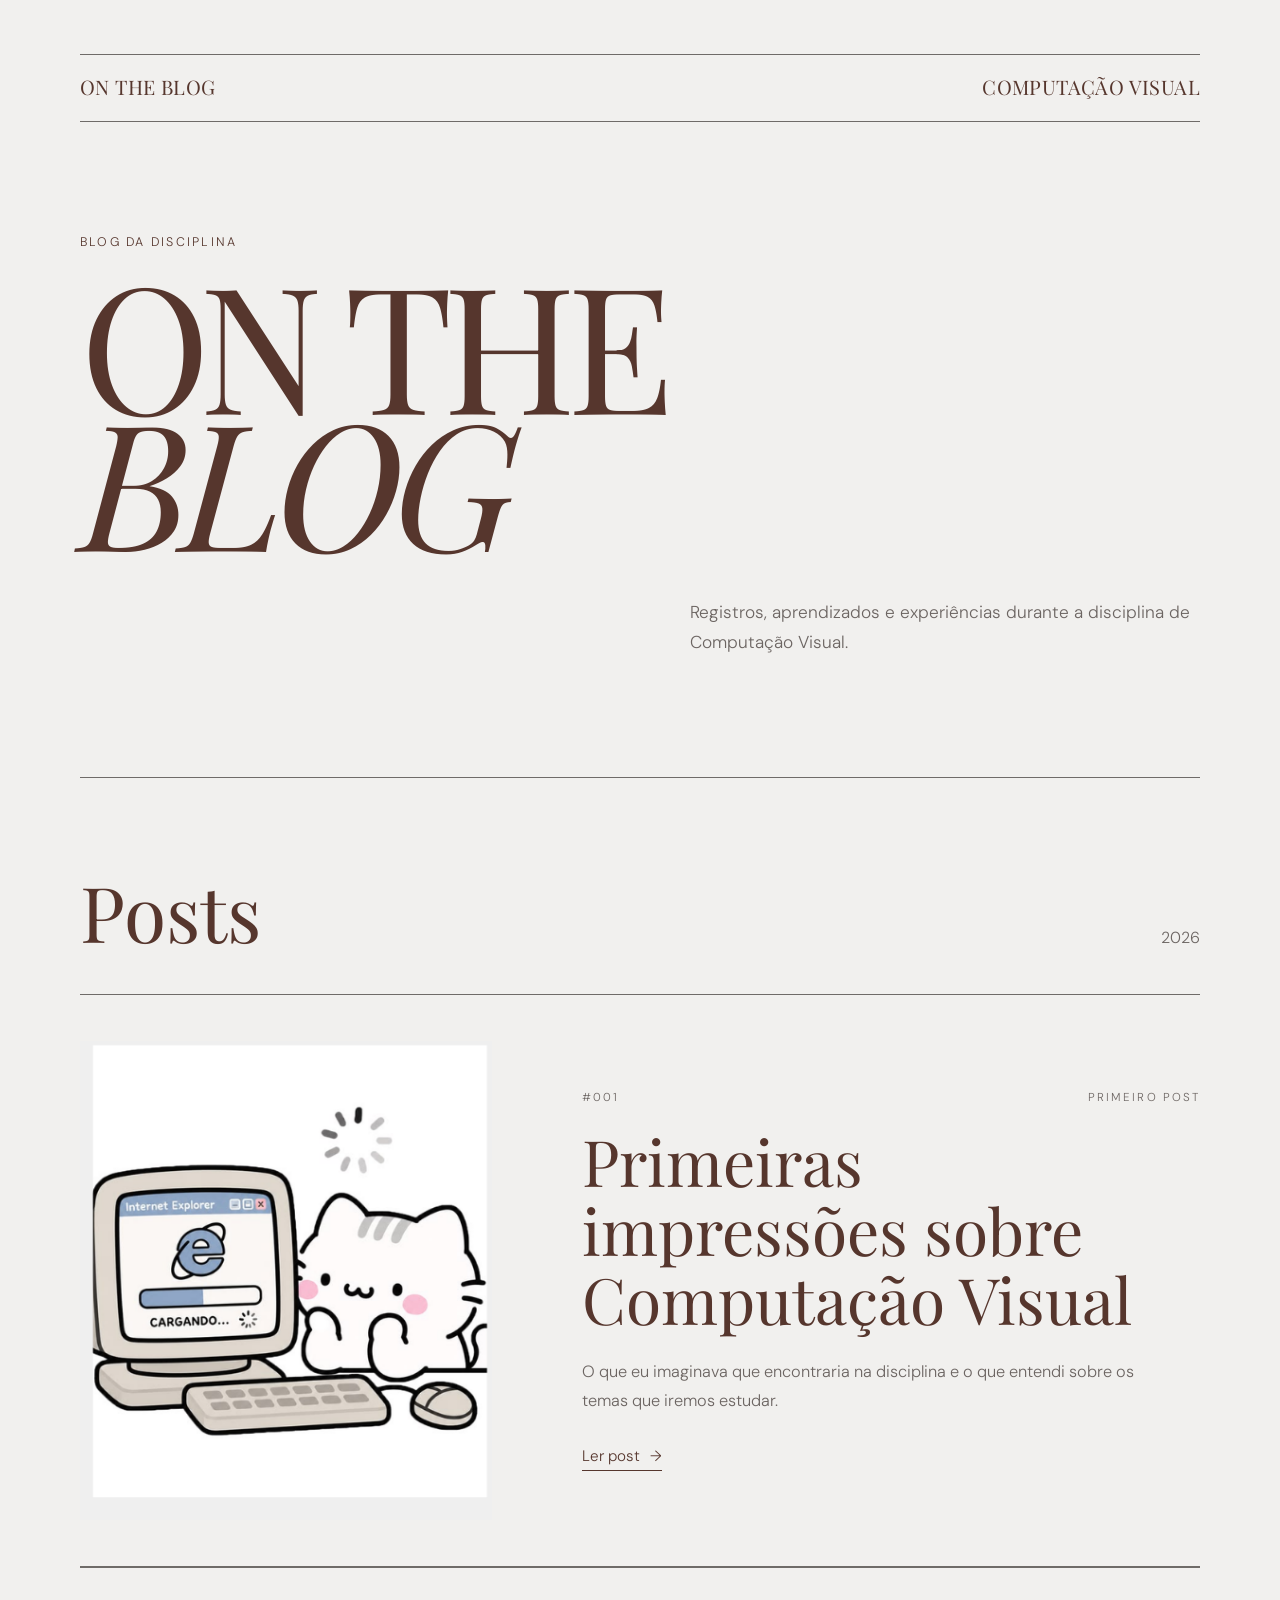
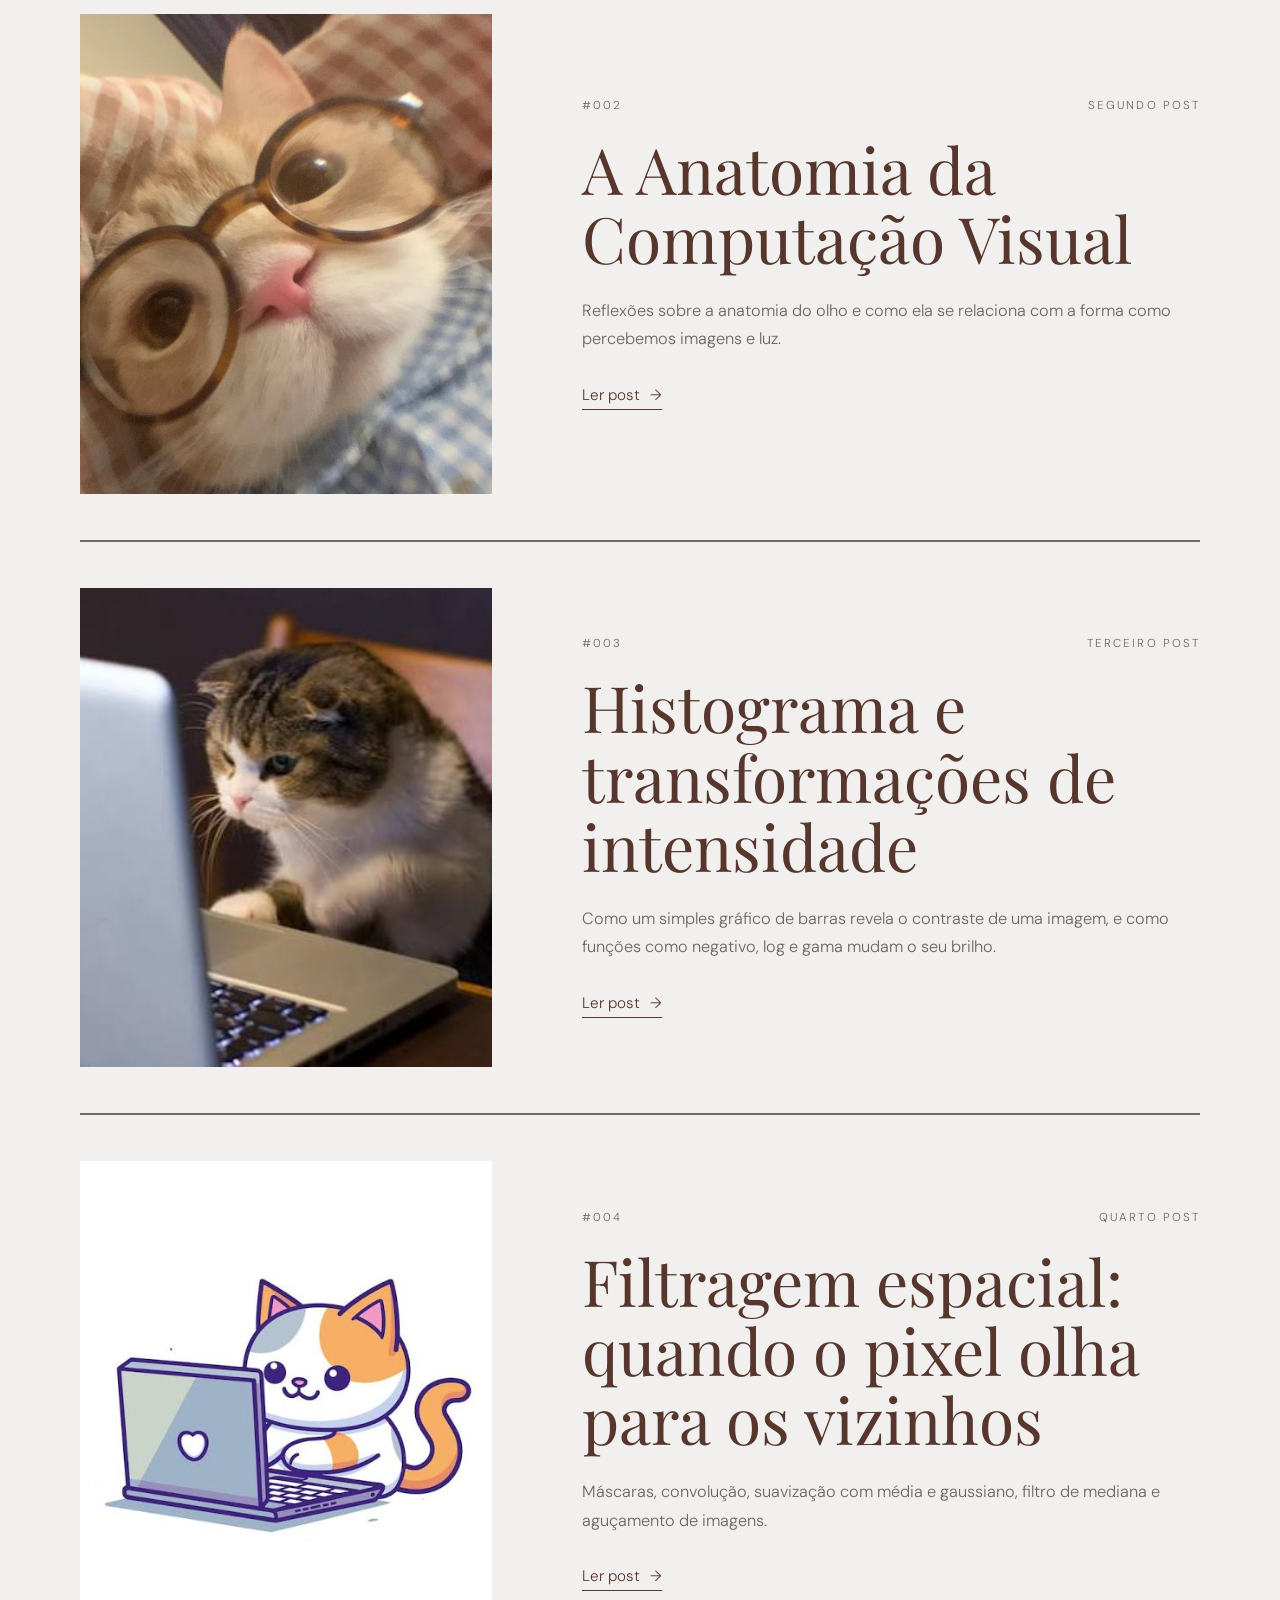
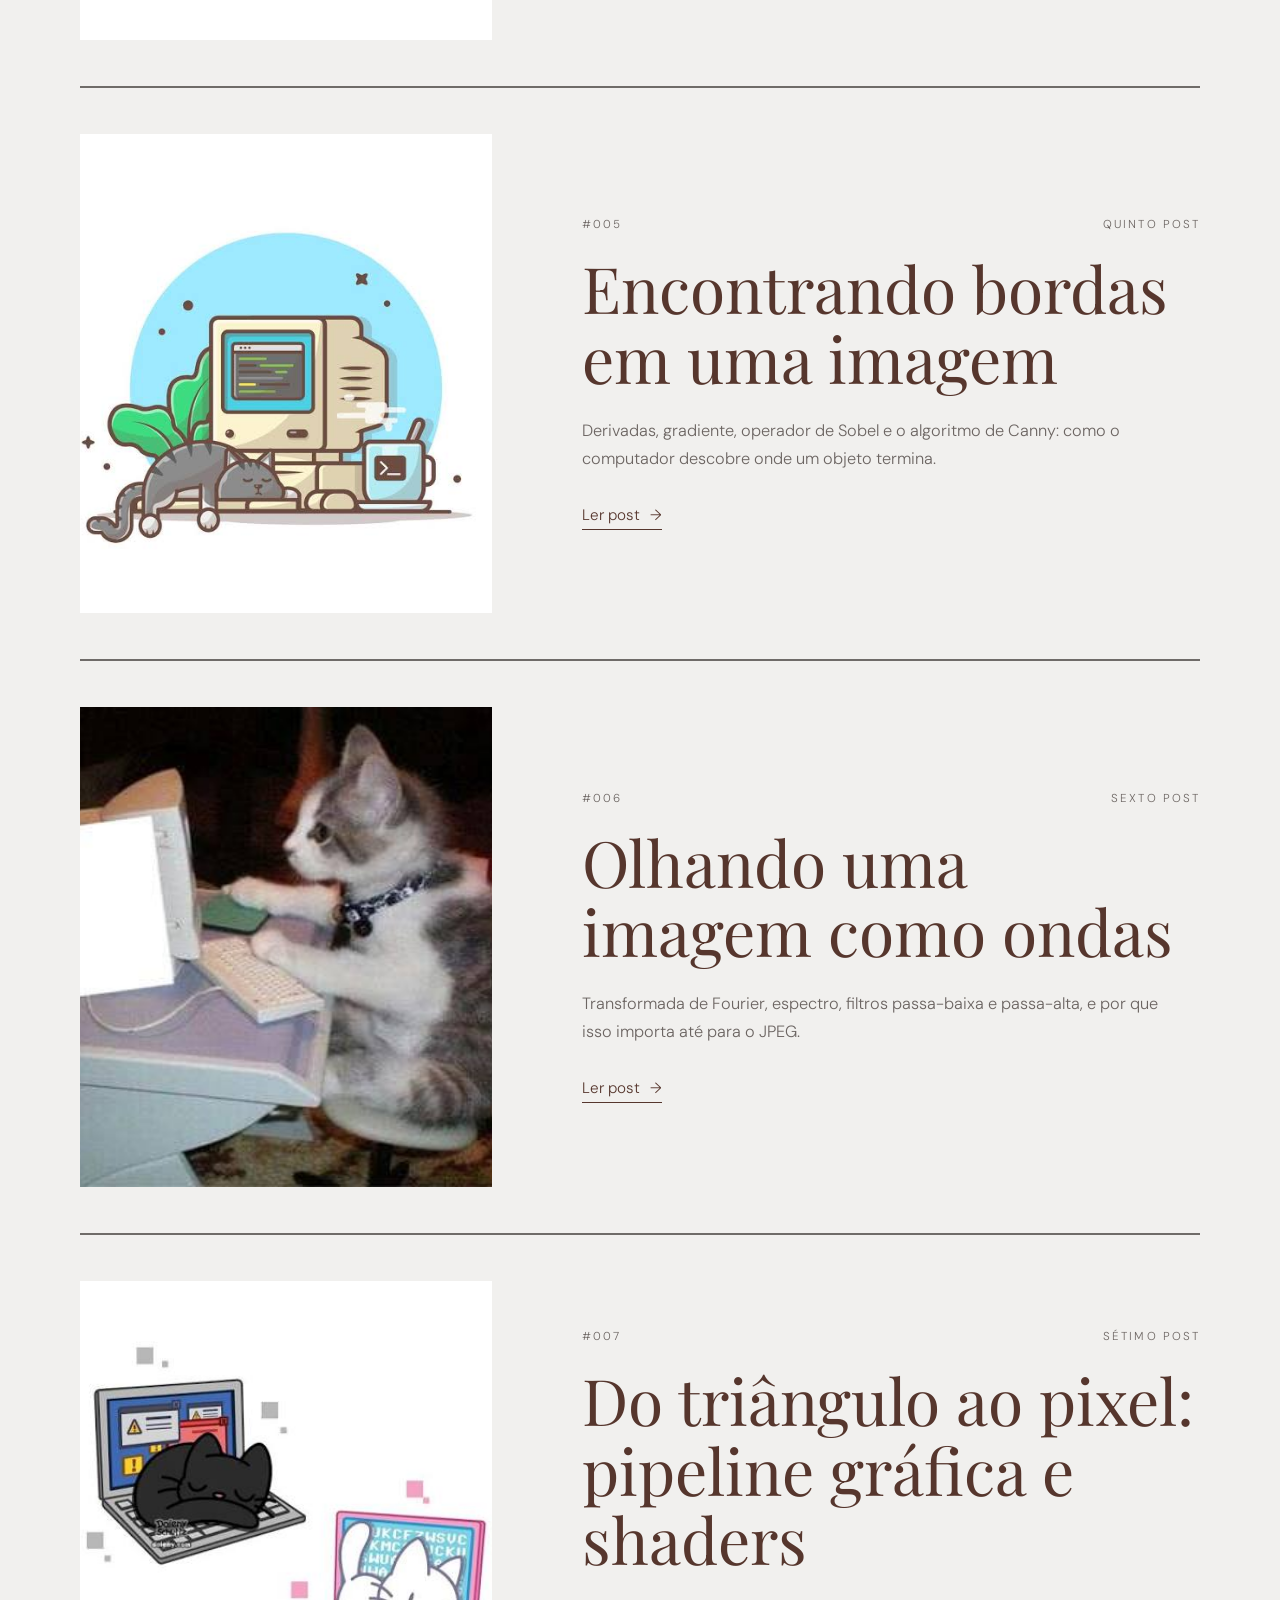
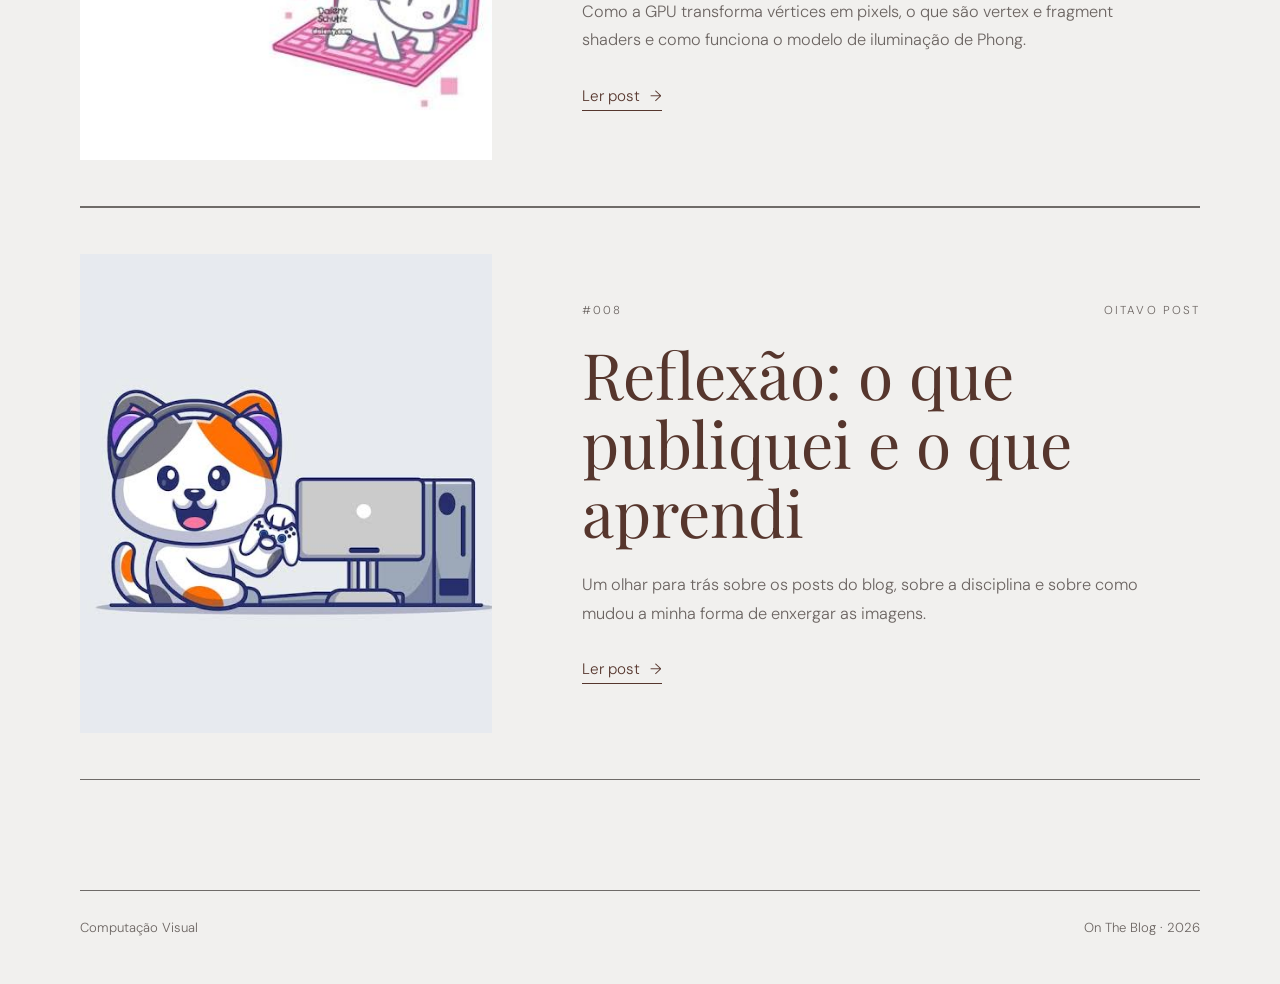
<file: index.html>
<!DOCTYPE html>
<html lang="pt-BR">
<head>
  <meta charset="UTF-8" />
  <meta name="viewport" content="width=device-width, initial-scale=1.0" />
  <meta name="description" content="Blog da disciplina de Computação Visual." />
  <title>On The Blog | Computação Visual</title>
  <link rel="preconnect" href="https://fonts.googleapis.com" />
  <link rel="preconnect" href="https://fonts.gstatic.com" crossorigin />
  <link href="https://fonts.googleapis.com/css2?family=DM+Sans:wght@300;400;500&family=Playfair+Display:ital,wght@0,400;1,400&display=swap" rel="stylesheet" />
  <link rel="stylesheet" href="style.css" />
</head>
<body class="home-page">
  <header class="site-header">
    <a class="brand" href="index.html">ON THE BLOG</a>
    <span class="course">COMPUTAÇÃO VISUAL</span>
  </header>

  <main class="site-main">
    <section class="hero" aria-labelledby="hero-title">
      <div class="hero-kicker">BLOG DA DISCIPLINA</div>
      <h1 id="hero-title">ON THE<br /><em>BLOG</em></h1>
      <p class="hero-copy">
        Registros, aprendizados e experiências durante a disciplina de Computação Visual.
      </p>
    </section>

    <section class="posts-section" aria-labelledby="posts-title">
      <div class="section-heading">
        <h2 id="posts-title">Posts</h2>
        <span>2026</span>
      </div>

      <article class="post-card">
        <a class="post-card-image" href="posts/post-001.html" aria-label="Abrir o post 001">
          <img src="images/post-001.png" alt="Ilustração de um computador antigo com um gatinho ao lado" />
        </a>

        <div class="post-card-content">
          <div class="post-meta">
            <span>#001</span>
            <span>Primeiro post</span>
          </div>
          <h3><a href="posts/post-001.html">Primeiras impressões sobre Computação Visual</a></h3>
          <p>
            O que eu imaginava que encontraria na disciplina e o que entendi sobre os temas que iremos estudar.
          </p>
          <a class="text-link" href="posts/post-001.html">Ler post <span aria-hidden="true">→</span></a>
        </div>
      </article>

      <article class="post-card">
        <a class="post-card-image" href="posts/post-002.html" aria-label="Abrir o post 002">
          <img src="images/post-002.png" alt="Foto de um gatinho usando óculos redondos" />
        </a>

        <div class="post-card-content">
          <div class="post-meta">
            <span>#002</span>
            <span>Segundo post</span>
          </div>
          <h3><a href="posts/post-002.html">A Anatomia da Computação Visual</a></h3>
          <p>
            Reflexões sobre a anatomia do olho e como ela se relaciona com a forma como percebemos imagens e luz.
          </p>
          <a class="text-link" href="posts/post-002.html">Ler post <span aria-hidden="true">→</span></a>
        </div>
      </article>

      <article class="post-card">
        <a class="post-card-image" href="posts/post-003.html" aria-label="Abrir o post 003">
          <img src="images/post-003.png" alt="Foto de um gatinho olhando atentamente para a tela de um notebook" style="object-position: 72% center" />
        </a>

        <div class="post-card-content">
          <div class="post-meta">
            <span>#003</span>
            <span>Terceiro post</span>
          </div>
          <h3><a href="posts/post-003.html">Histograma e transformações de intensidade</a></h3>
          <p>
            Como um simples gráfico de barras revela o contraste de uma imagem, e como funções como negativo, log e gama mudam o seu brilho.
          </p>
          <a class="text-link" href="posts/post-003.html">Ler post <span aria-hidden="true">→</span></a>
        </div>
      </article>

      <article class="post-card">
        <a class="post-card-image" href="posts/post-004.html" aria-label="Abrir o post 004">
          <img src="images/post-004.png" alt="Ilustração de um gatinho laranja e branco digitando em um notebook" />
        </a>

        <div class="post-card-content">
          <div class="post-meta">
            <span>#004</span>
            <span>Quarto post</span>
          </div>
          <h3><a href="posts/post-004.html">Filtragem espacial: quando o pixel olha para os vizinhos</a></h3>
          <p>
            Máscaras, convolução, suavização com média e gaussiano, filtro de mediana e aguçamento de imagens.
          </p>
          <a class="text-link" href="posts/post-004.html">Ler post <span aria-hidden="true">→</span></a>
        </div>
      </article>

      <article class="post-card">
        <a class="post-card-image" href="posts/post-005.html" aria-label="Abrir o post 005">
          <img src="images/post-005.png" alt="Ilustração de um gatinho cinza dormindo em frente a um computador antigo, ao lado de uma xícara" />
        </a>

        <div class="post-card-content">
          <div class="post-meta">
            <span>#005</span>
            <span>Quinto post</span>
          </div>
          <h3><a href="posts/post-005.html">Encontrando bordas em uma imagem</a></h3>
          <p>
            Derivadas, gradiente, operador de Sobel e o algoritmo de Canny: como o computador descobre onde um objeto termina.
          </p>
          <a class="text-link" href="posts/post-005.html">Ler post <span aria-hidden="true">→</span></a>
        </div>
      </article>

      <article class="post-card">
        <a class="post-card-image" href="posts/post-006.html" aria-label="Abrir o post 006">
          <img src="images/post-006.png" alt="Foto de um gatinho com as patas no teclado de um computador antigo" style="object-position: 75% center" />
        </a>

        <div class="post-card-content">
          <div class="post-meta">
            <span>#006</span>
            <span>Sexto post</span>
          </div>
          <h3><a href="posts/post-006.html">Olhando uma imagem como ondas</a></h3>
          <p>
            Transformada de Fourier, espectro, filtros passa-baixa e passa-alta, e por que isso importa até para o JPEG.
          </p>
          <a class="text-link" href="posts/post-006.html">Ler post <span aria-hidden="true">→</span></a>
        </div>
      </article>

      <article class="post-card">
        <a class="post-card-image" href="posts/post-007.html" aria-label="Abrir o post 007">
          <img src="images/post-007.png" alt="Ilustração de dois gatinhos, um preto e um branco, deitados sobre notebooks" />
        </a>

        <div class="post-card-content">
          <div class="post-meta">
            <span>#007</span>
            <span>Sétimo post</span>
          </div>
          <h3><a href="posts/post-007.html">Do triângulo ao pixel: pipeline gráfica e shaders</a></h3>
          <p>
            Como a GPU transforma vértices em pixels, o que são vertex e fragment shaders e como funciona o modelo de iluminação de Phong.
          </p>
          <a class="text-link" href="posts/post-007.html">Ler post <span aria-hidden="true">→</span></a>
        </div>
      </article>

      <article class="post-card">
        <a class="post-card-image" href="posts/post-008.html" aria-label="Abrir o post 008">
          <img src="images/post-008.png" alt="Ilustração de um gatinho com fone de ouvido segurando um controle de videogame ao lado de um computador" />
        </a>

        <div class="post-card-content">
          <div class="post-meta">
            <span>#008</span>
            <span>Oitavo post</span>
          </div>
          <h3><a href="posts/post-008.html">Reflexão: o que publiquei e o que aprendi</a></h3>
          <p>
            Um olhar para trás sobre os posts do blog, sobre a disciplina e sobre como mudou a minha forma de enxergar as imagens.
          </p>
          <a class="text-link" href="posts/post-008.html">Ler post <span aria-hidden="true">→</span></a>
        </div>
      </article>
    </section>
  </main>

  <footer class="site-footer">
    <span>Computação Visual</span>
    <span>On The Blog · 2026</span>
  </footer>
</body>
</html>
</file>
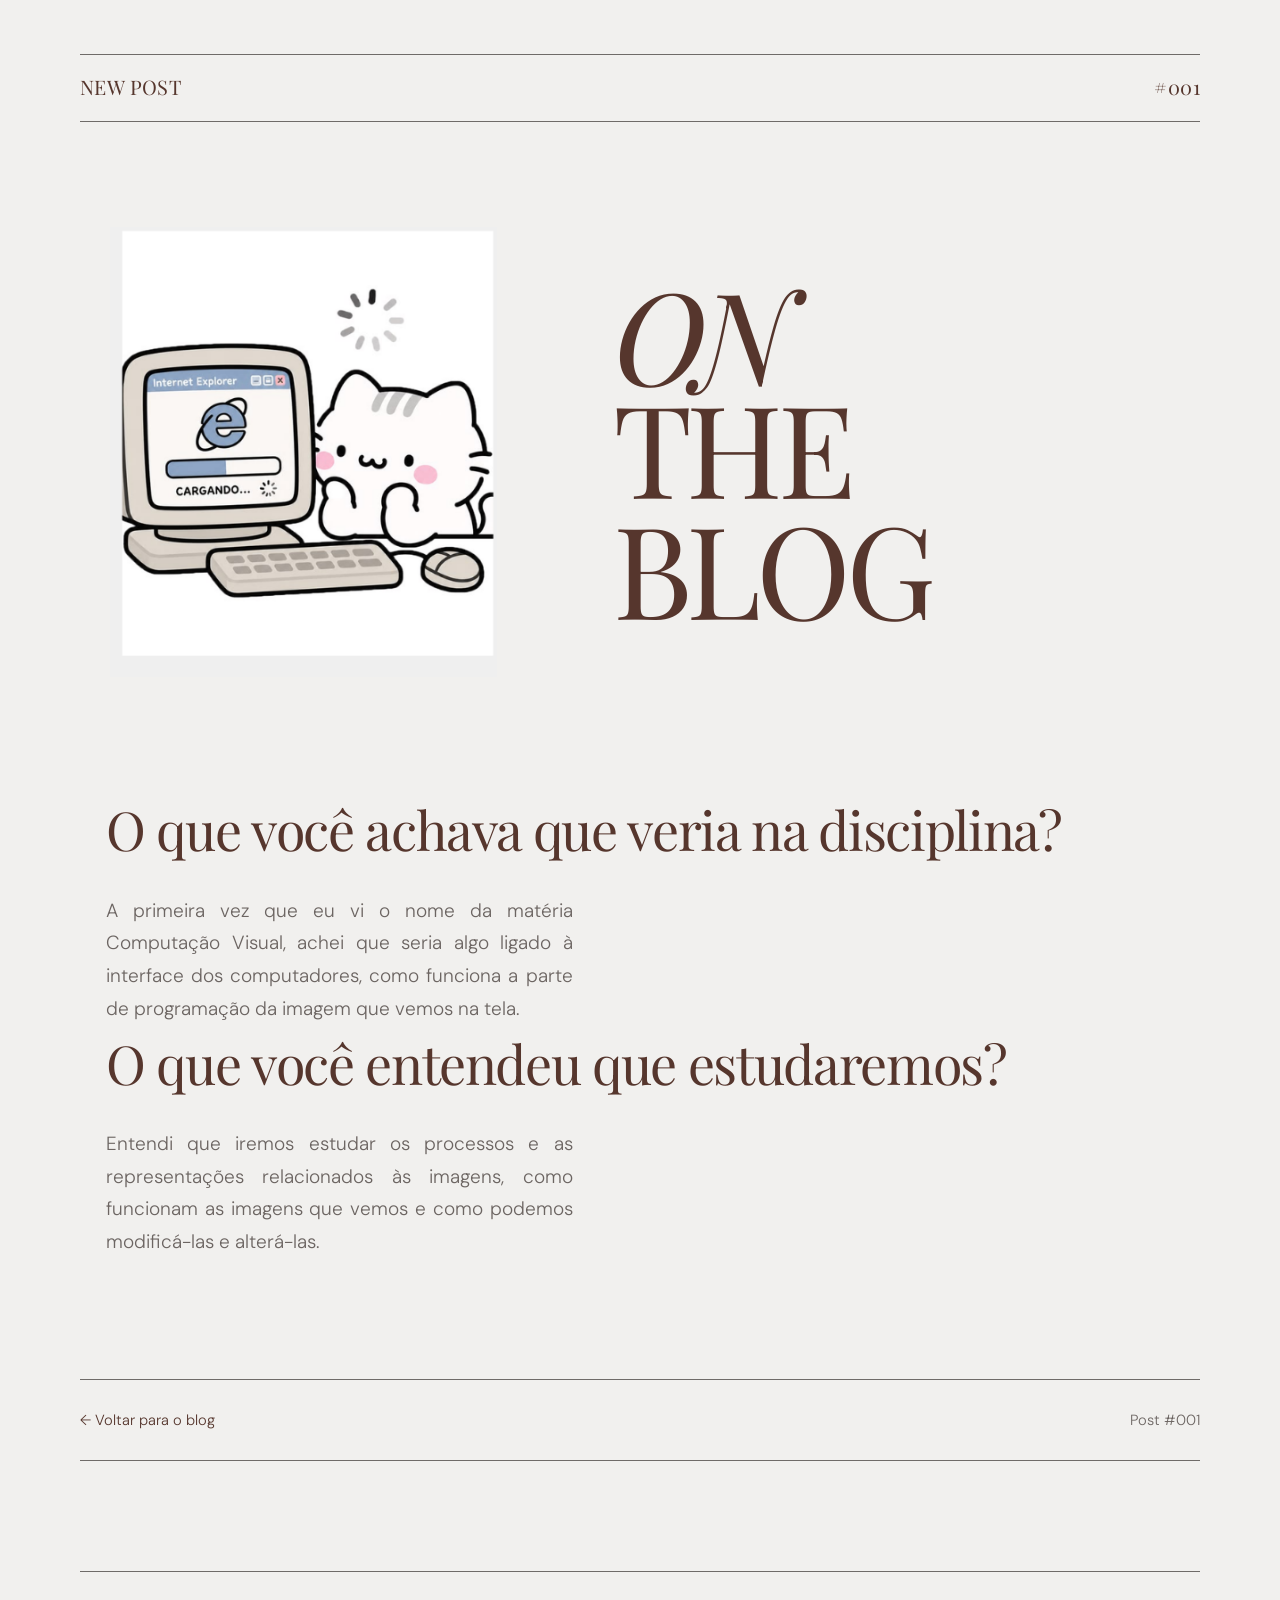
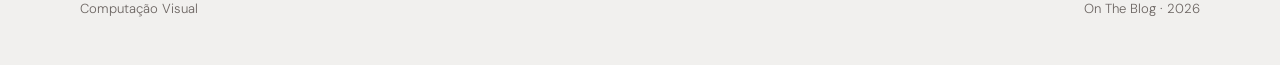
<file: posts/post-001.html>
<!DOCTYPE html>
<html lang="pt-BR">
<head>
  <meta charset="UTF-8" />
  <meta name="viewport" content="width=device-width, initial-scale=1.0" />
  <meta name="description" content="Primeiro post do blog da disciplina de Computação Visual." />
  <title>Post #001 | On The Blog</title>
  <link rel="preconnect" href="https://fonts.googleapis.com" />
  <link rel="preconnect" href="https://fonts.gstatic.com" crossorigin />
  <link href="https://fonts.googleapis.com/css2?family=DM+Sans:wght@300;400;500&family=Playfair+Display:ital,wght@0,400;1,400&display=swap" rel="stylesheet" />
  <link rel="stylesheet" href="../style.css" />
</head>
<body class="post-page">
  <header class="site-header">
    <a class="brand" href="../index.html">NEW POST</a>
    <span class="course">#001</span>
  </header>

  <main class="site-main post-main">
    <section class="post-hero" aria-labelledby="post-title">
      <figure class="post-illustration">
        <img src="../images/post-001.png" alt="Ilustração de um computador antigo com um gatinho ao lado" />
      </figure>

      <div class="post-title-wrap">
        <p class="post-kicker">ON</p>
        <h1 id="post-title">THE<br />BLOG</h1>
      </div>
    </section>

    <section class="post-columns" aria-label="Conteúdo do post">
      <article>
        <h2>O que você achava que veria na disciplina?</h2>
        <p>
          A primeira vez que eu vi o nome da matéria Computação Visual, achei que seria algo ligado à interface dos computadores, como funciona a parte de programação da imagem que vemos na tela.
        </p>
      </article>

      <article>
        <h2>O que você entendeu que estudaremos?</h2>
        <p>
          Entendi que iremos estudar os processos e as representações relacionados às imagens, como funcionam as imagens que vemos e como podemos modificá-las e alterá-las.
        </p>
      </article>
    </section>

    <nav class="post-nav" aria-label="Navegação entre posts">
      <a href="../index.html">← Voltar para o blog</a>
      <span>Post #001</span>
    </nav>
  </main>

  <footer class="site-footer">
    <span>Computação Visual</span>
    <span>On The Blog · 2026</span>
  </footer>
</body>
</html>
</file>
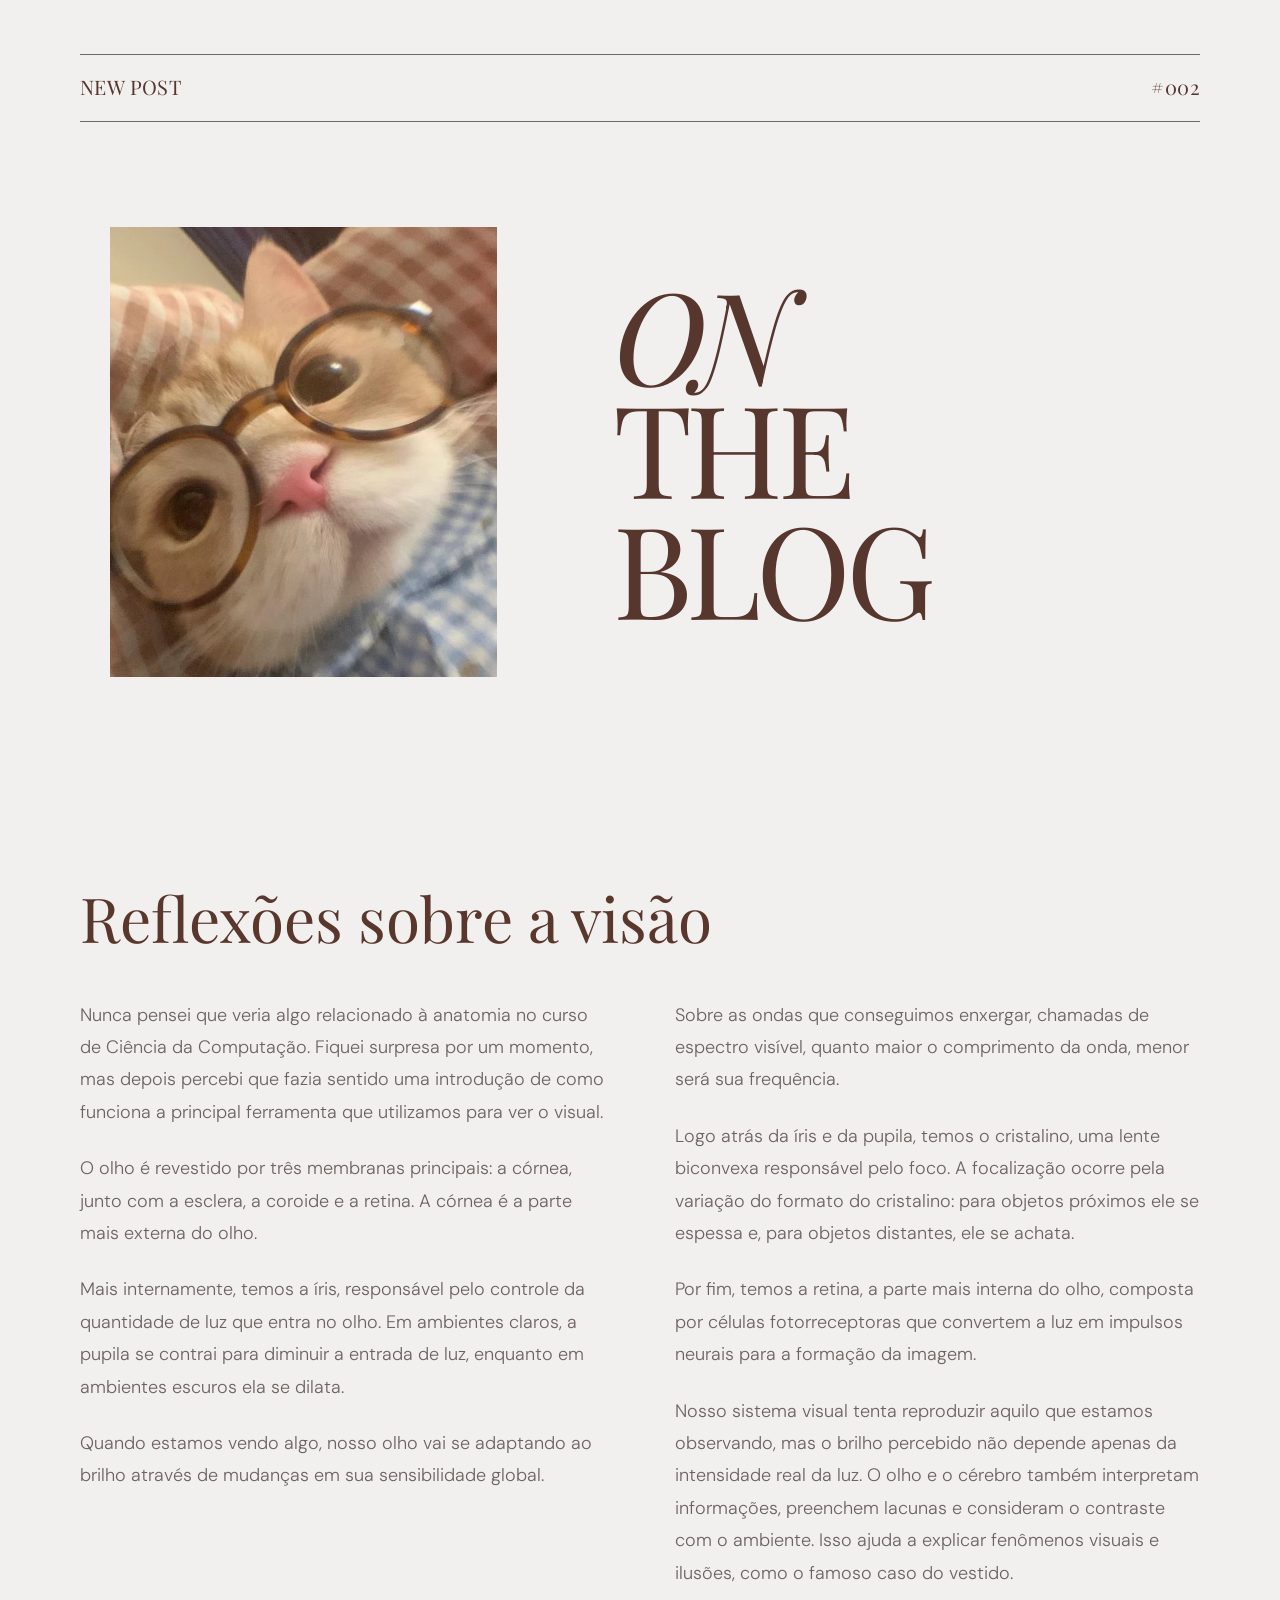
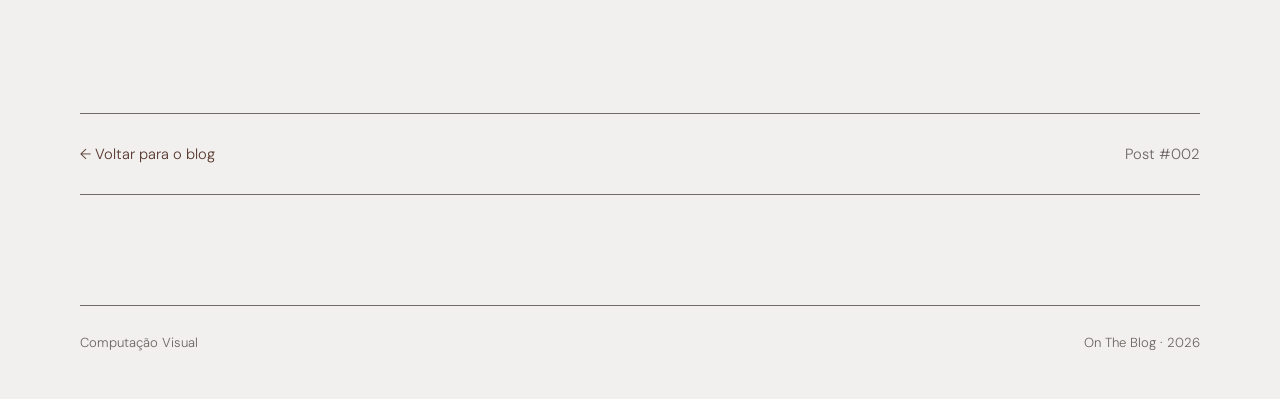
<file: posts/post-002.html>
<!DOCTYPE html>
<html lang="pt-BR">

<head>
  <meta charset="UTF-8" />

  <meta
    name="viewport"
    content="width=device-width, initial-scale=1.0"
  />

  <meta
    name="description"
    content="Reflexões sobre a visão e a anatomia relacionada à Computação Visual."
  />

  <title>
    Reflexões sobre a visão | On The Blog
  </title>

  <!-- FONTES -->

  <link
    rel="preconnect"
    href="https://fonts.googleapis.com"
  />

  <link
    rel="preconnect"
    href="https://fonts.gstatic.com"
    crossorigin
  />

  <link
    href="https://fonts.googleapis.com/css2?family=DM+Sans:wght@300;400;500&family=Playfair+Display:ital,wght@0,400;1,400&display=swap"
    rel="stylesheet"
  />

  <!-- CSS -->

  <link
    rel="stylesheet"
    href="../style.css"
  />

</head>


<body class="post-page">

  <!-- =========================
       HEADER
  ========================== -->

  <header class="site-header">

    <a
      class="brand"
      href="../index.html"
    >
      NEW POST
    </a>

    <span class="course">
      #002
    </span>

  </header>


  <!-- =========================
       CONTEÚDO PRINCIPAL
  ========================== -->

  <main class="site-main post-main">


    <!-- =========================
         HERO
    ========================== -->

    <section
      class="post-hero"
      aria-labelledby="post-title"
    >

      <!-- IMAGEM -->

      <figure class="post-illustration">

        <img
          src="../images/post-002.png"
          alt="Foto de um gatinho usando óculos redondos"
        />

      </figure>


      <!-- ON THE BLOG -->

      <div class="post-title-wrap">

        <p class="post-kicker">
          ON
        </p>

        <h1 id="post-title">
          THE<br />
          BLOG
        </h1>

      </div>

    </section>



    <!-- =========================
         REFLEXÃO
    ========================== -->

    <section
      class="reflection-section"
      aria-labelledby="reflection-title"
    >

      <h2 id="reflection-title">
        Reflexões sobre a visão
      </h2>


      <div class="reflection-columns">


        <!-- COLUNA 1 -->

        <div class="reflection-column">

          <p>
            Nunca pensei que veria algo relacionado à anatomia no curso
            de Ciência da Computação. Fiquei surpresa por um momento,
            mas depois percebi que fazia sentido uma introdução de como
            funciona a principal ferramenta que utilizamos para ver
            o visual.
          </p>

          <p>
            O olho é revestido por três membranas principais: a córnea,
            junto com a esclera, a coroide e a retina. A córnea é a parte
            mais externa do olho.
          </p>

          <p>
            Mais internamente, temos a íris, responsável pelo controle
            da quantidade de luz que entra no olho. Em ambientes claros,
            a pupila se contrai para diminuir a entrada de luz, enquanto
            em ambientes escuros ela se dilata.
          </p>

          <p>
            Quando estamos vendo algo, nosso olho vai se adaptando ao
            brilho através de mudanças em sua sensibilidade global.
          </p>

        </div>


        <!-- COLUNA 2 -->

        <div class="reflection-column">

          <p>
            Sobre as ondas que conseguimos enxergar, chamadas de espectro
            visível, quanto maior o comprimento da onda, menor será
            sua frequência.
          </p>

          <p>
            Logo atrás da íris e da pupila, temos o cristalino, uma lente
            biconvexa responsável pelo foco. A focalização ocorre pela
            variação do formato do cristalino: para objetos próximos ele
            se espessa e, para objetos distantes, ele se achata.
          </p>

          <p>
            Por fim, temos a retina, a parte mais interna do olho,
            composta por células fotorreceptoras que convertem a luz
            em impulsos neurais para a formação da imagem.
          </p>

          <p>
            Nosso sistema visual tenta reproduzir aquilo que estamos
            observando, mas o brilho percebido não depende apenas da
            intensidade real da luz. O olho e o cérebro também interpretam
            informações, preenchem lacunas e consideram o contraste com
            o ambiente. Isso ajuda a explicar fenômenos visuais e ilusões,
            como o famoso caso do vestido.
          </p>

        </div>

      </div>

    </section>



    <!-- =========================
         NAVEGAÇÃO
    ========================== -->

    <nav
      class="post-nav"
      aria-label="Navegação entre posts"
    >

      <a href="../index.html">
        ← Voltar para o blog
      </a>

      <span>
        Post #002
      </span>

    </nav>


  </main>



  <!-- =========================
       FOOTER
  ========================== -->

  <footer class="site-footer">

    <span>
      Computação Visual
    </span>

    <span>
      On The Blog · 2026
    </span>

  </footer>


</body>

</html>
</file>
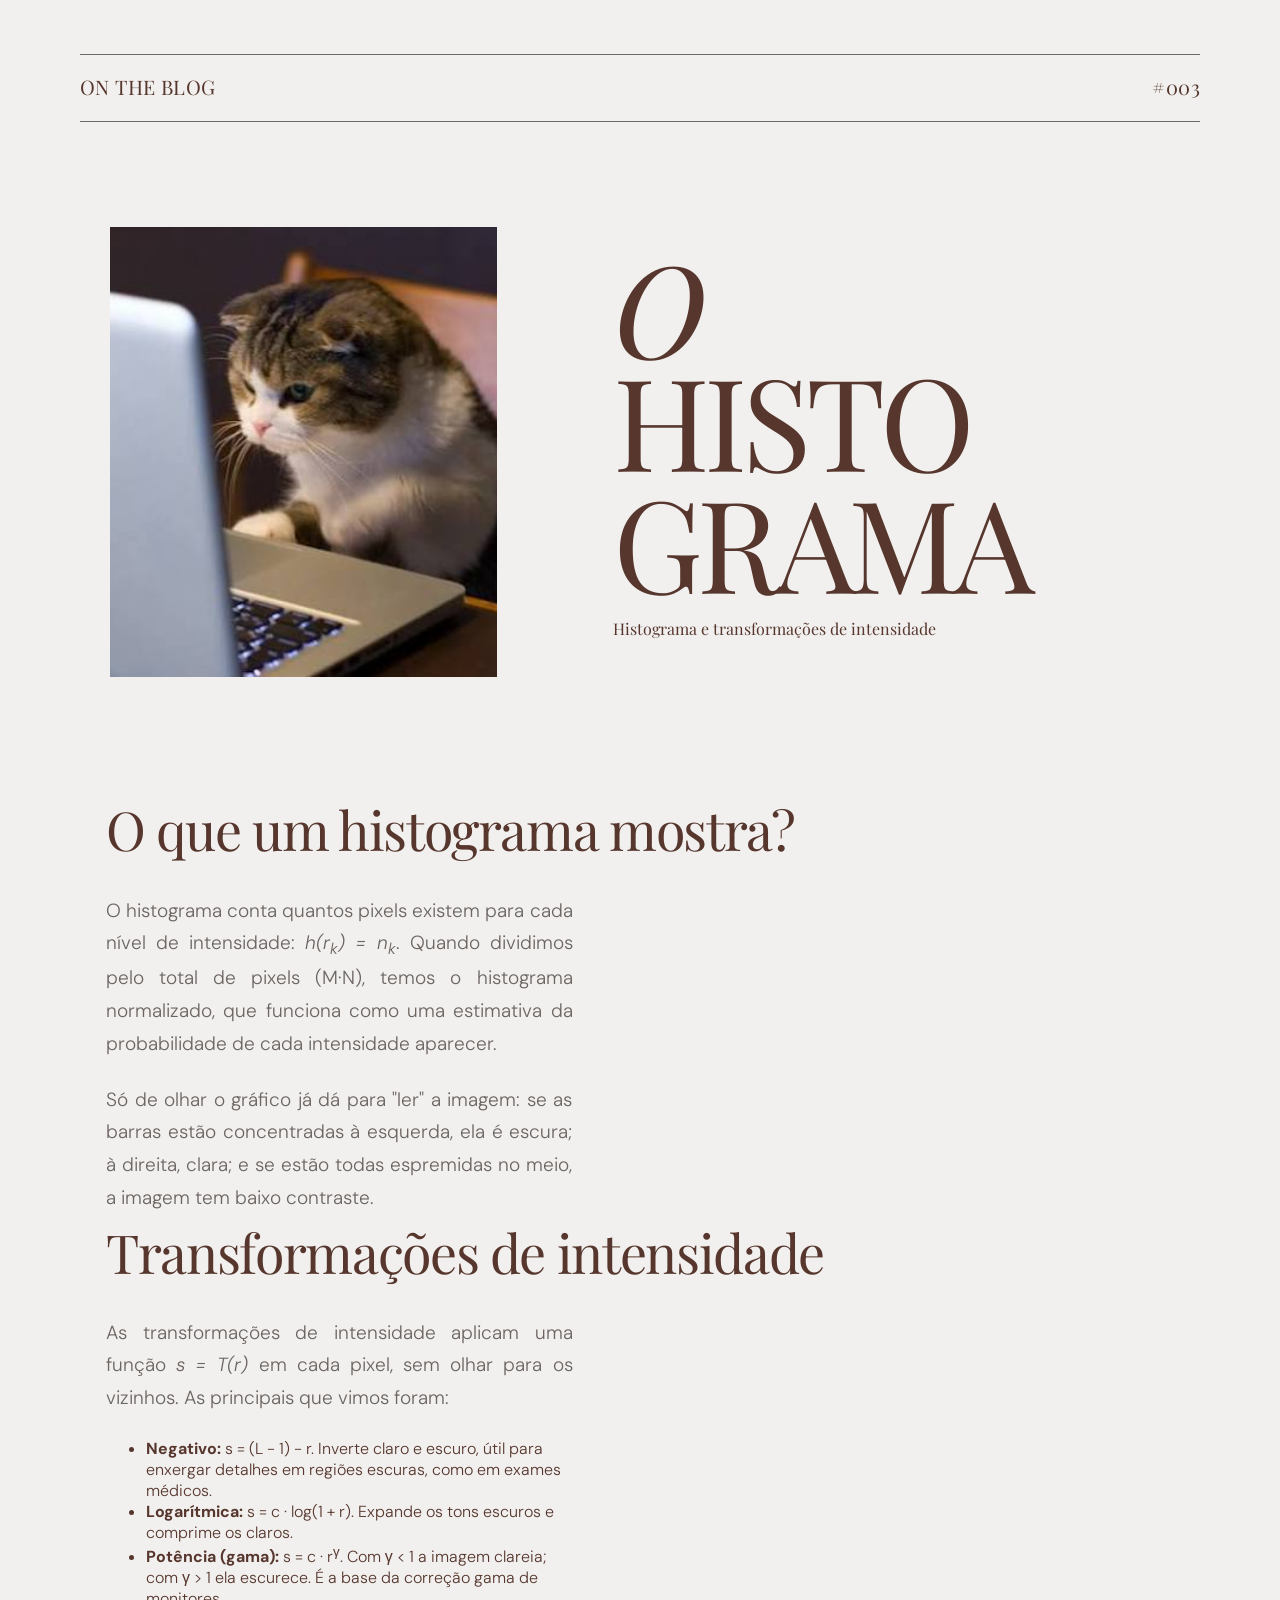
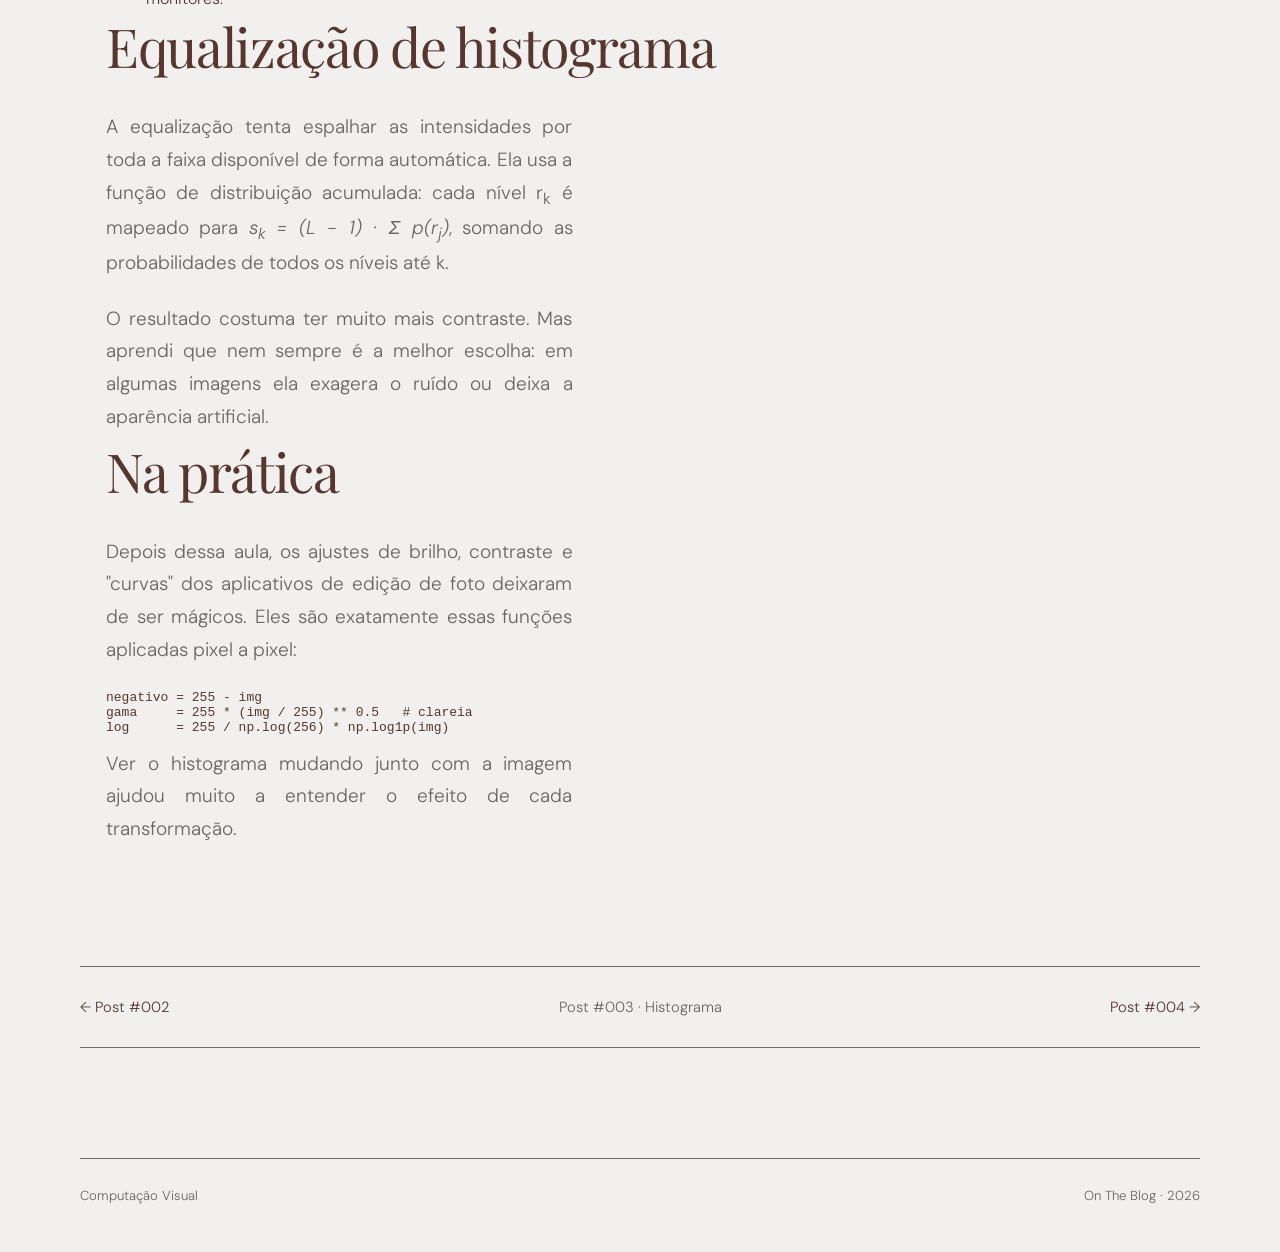
<file: posts/post-003.html>
<!DOCTYPE html>
<html lang="pt-BR">
<head>
  <meta charset="UTF-8" />
  <meta name="viewport" content="width=device-width, initial-scale=1.0" />
  <meta name="description" content="Como um simples gráfico de barras revela o contraste de uma imagem, e como funções como negativo, log e gama mudam o seu brilho." />
  <title>Post #003 | On The Blog</title>
  <link rel="preconnect" href="https://fonts.googleapis.com" />
  <link rel="preconnect" href="https://fonts.gstatic.com" crossorigin />
  <link href="https://fonts.googleapis.com/css2?family=DM+Sans:wght@300;400;500&family=Playfair+Display:ital,wght@0,400;1,400&display=swap" rel="stylesheet" />
  <link rel="stylesheet" href="../style.css" />
</head>
<body class="post-page post-long">
  <header class="site-header">
    <a class="brand" href="../index.html">ON THE BLOG</a>
    <span class="course">#003</span>
  </header>

  <main class="site-main post-main">
    <section class="post-hero" aria-labelledby="post-title">
      <figure class="post-illustration">
        <img src="../images/post-003.png" alt="Foto de um gatinho olhando atentamente para a tela de um notebook" style="object-position: 72% center" />
      </figure>

      <div class="post-title-wrap">
        <p class="post-kicker">o</p>
        <h1 id="post-title">HISTO<br />GRAMA</h1>
        <p class="post-subtitle">Histograma e transformações de intensidade</p>
      </div>
    </section>

    <section class="post-columns" aria-label="Conteúdo do post">
      <article>
        <h2>O que um histograma mostra?</h2>
<p>O histograma conta quantos pixels existem para cada nível de intensidade: <em>h(r<sub>k</sub>) = n<sub>k</sub></em>. Quando dividimos pelo total de pixels (M·N), temos o histograma normalizado, que funciona como uma estimativa da probabilidade de cada intensidade aparecer.</p>
<p>Só de olhar o gráfico já dá para "ler" a imagem: se as barras estão concentradas à esquerda, ela é escura; à direita, clara; e se estão todas espremidas no meio, a imagem tem baixo contraste.</p>
      </article>

      <article>
        <h2>Transformações de intensidade</h2>
<p>As transformações de intensidade aplicam uma função <em>s = T(r)</em> em cada pixel, sem olhar para os vizinhos. As principais que vimos foram:</p>
<ul>
<li><strong>Negativo:</strong> s = (L − 1) − r. Inverte claro e escuro, útil para enxergar detalhes em regiões escuras, como em exames médicos.</li>
<li><strong>Logarítmica:</strong> s = c · log(1 + r). Expande os tons escuros e comprime os claros.</li>
<li><strong>Potência (gama):</strong> s = c · r<sup>γ</sup>. Com γ &lt; 1 a imagem clareia; com γ &gt; 1 ela escurece. É a base da correção gama de monitores.</li>
</ul>
      </article>

      <article>
        <h2>Equalização de histograma</h2>
<p>A equalização tenta espalhar as intensidades por toda a faixa disponível de forma automática. Ela usa a função de distribuição acumulada: cada nível r<sub>k</sub> é mapeado para <em>s<sub>k</sub> = (L − 1) · Σ p(r<sub>j</sub>)</em>, somando as probabilidades de todos os níveis até k.</p>
<p>O resultado costuma ter muito mais contraste. Mas aprendi que nem sempre é a melhor escolha: em algumas imagens ela exagera o ruído ou deixa a aparência artificial.</p>
      </article>

      <article>
        <h2>Na prática</h2>
<p>Depois dessa aula, os ajustes de brilho, contraste e "curvas" dos aplicativos de edição de foto deixaram de ser mágicos. Eles são exatamente essas funções aplicadas pixel a pixel:</p>
<pre><code>negativo = 255 - img
gama     = 255 * (img / 255) ** 0.5   # clareia
log      = 255 / np.log(256) * np.log1p(img)</code></pre>
<p>Ver o histograma mudando junto com a imagem ajudou muito a entender o efeito de cada transformação.</p>
      </article>
    </section>

    <nav class="post-nav" aria-label="Navegação entre posts">
      <a href="post-002.html">← Post #002</a>
      <span>Post #003 · Histograma</span>
      <a href="post-004.html">Post #004 →</a>
    </nav>
  </main>

  <footer class="site-footer">
    <span>Computação Visual</span>
    <span>On The Blog · 2026</span>
  </footer>
</body>
</html>
</file>
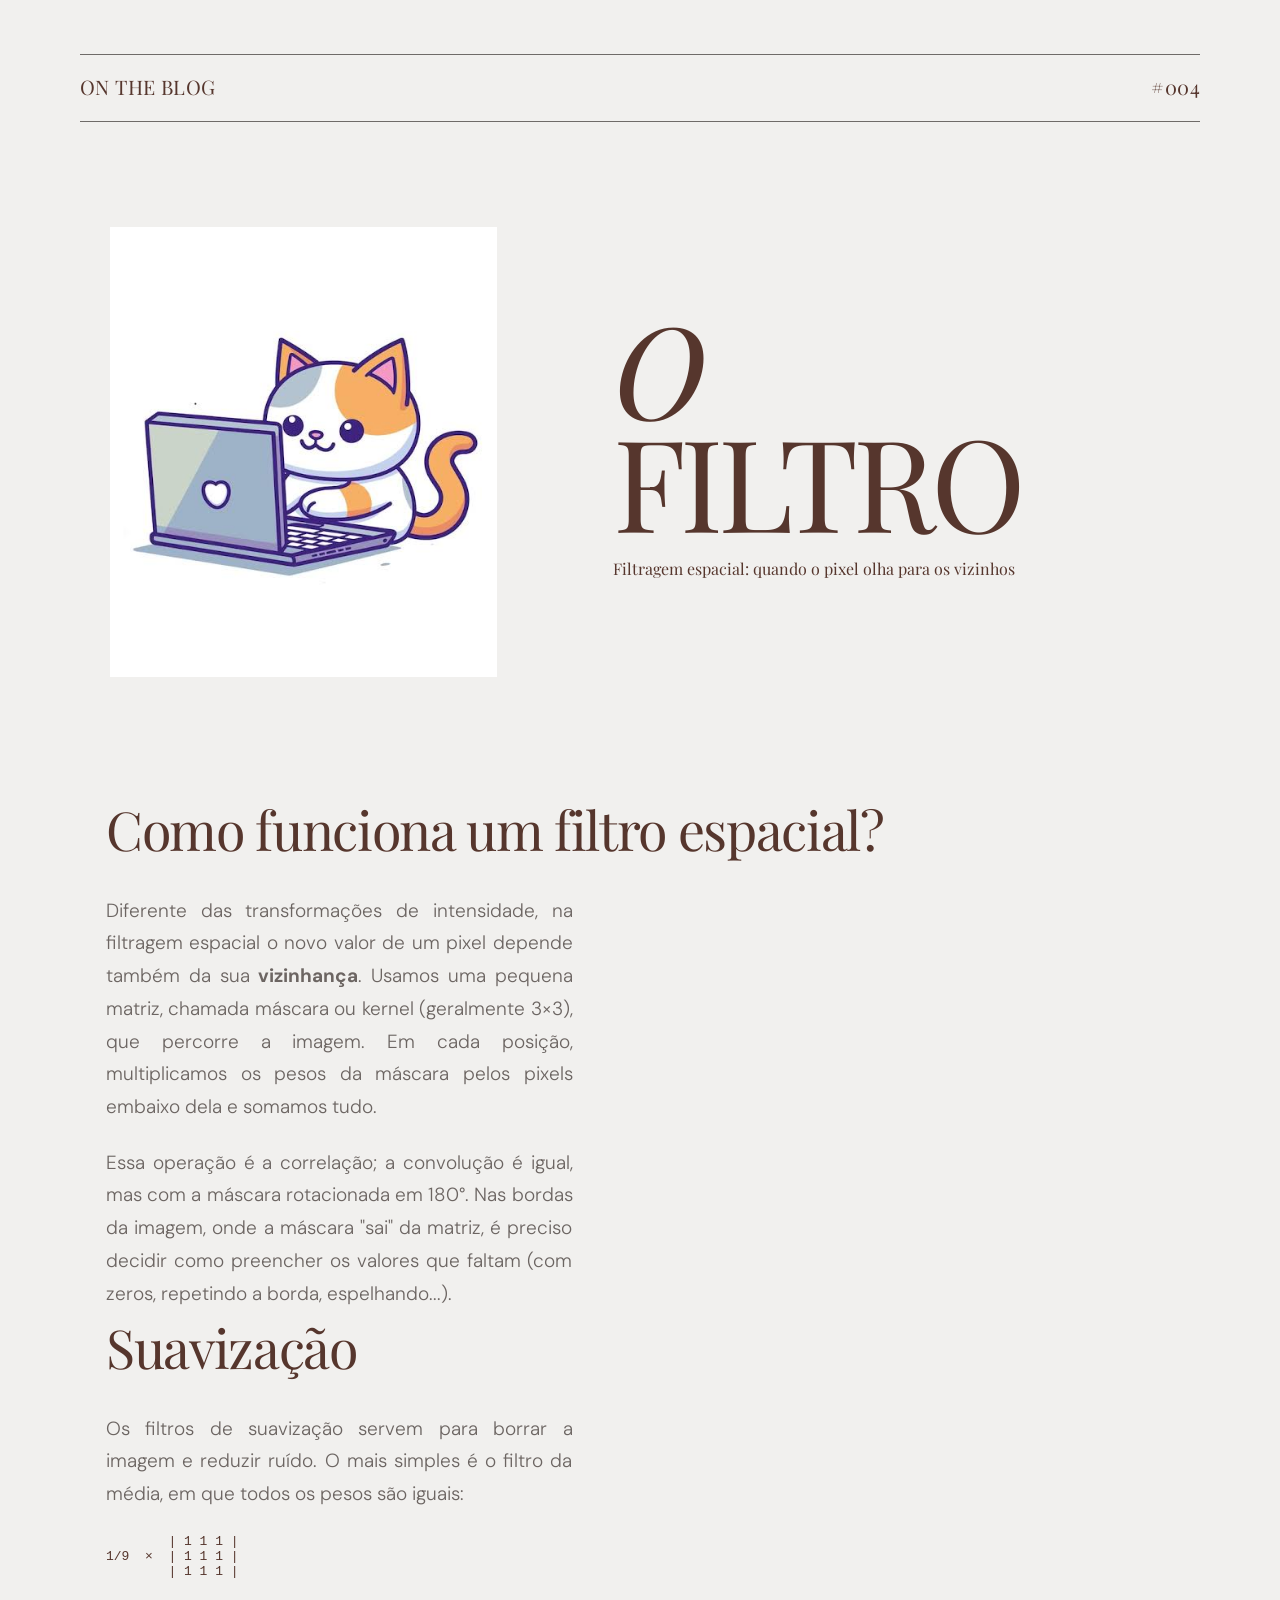
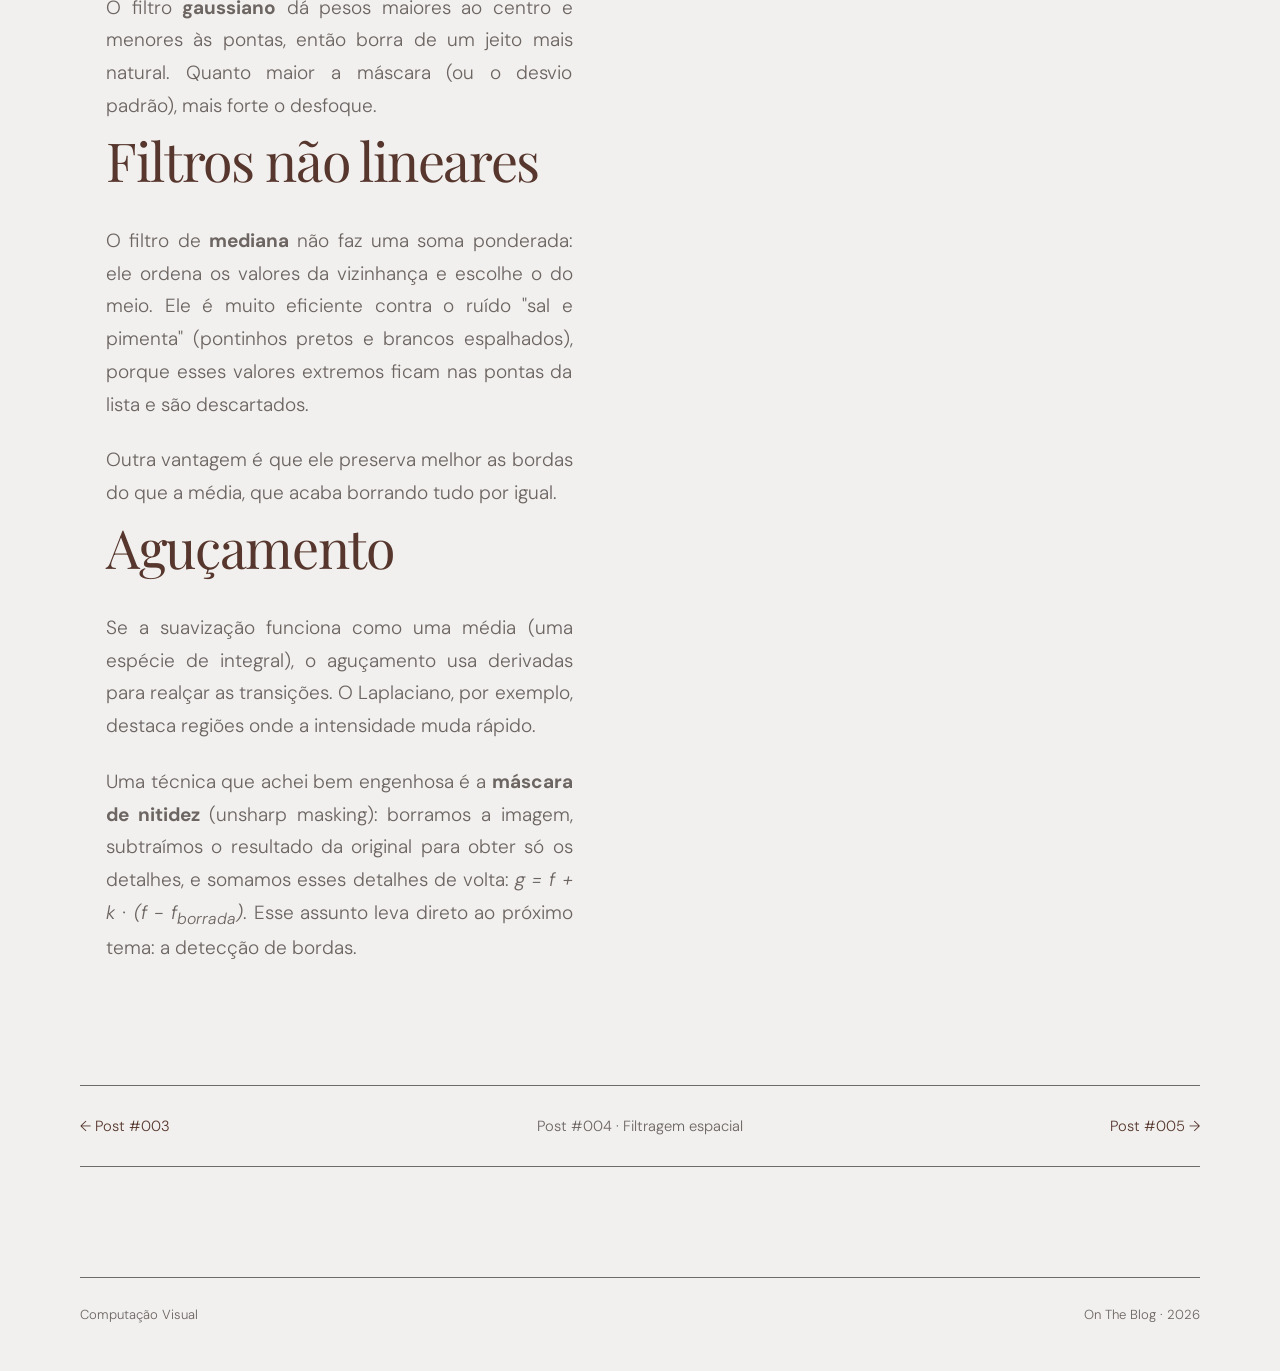
<file: posts/post-004.html>
<!DOCTYPE html>
<html lang="pt-BR">
<head>
  <meta charset="UTF-8" />
  <meta name="viewport" content="width=device-width, initial-scale=1.0" />
  <meta name="description" content="Máscaras, convolução, suavização com média e gaussiano, filtro de mediana e aguçamento de imagens." />
  <title>Post #004 | On The Blog</title>
  <link rel="preconnect" href="https://fonts.googleapis.com" />
  <link rel="preconnect" href="https://fonts.gstatic.com" crossorigin />
  <link href="https://fonts.googleapis.com/css2?family=DM+Sans:wght@300;400;500&family=Playfair+Display:ital,wght@0,400;1,400&display=swap" rel="stylesheet" />
  <link rel="stylesheet" href="../style.css" />
</head>
<body class="post-page post-long">
  <header class="site-header">
    <a class="brand" href="../index.html">ON THE BLOG</a>
    <span class="course">#004</span>
  </header>

  <main class="site-main post-main">
    <section class="post-hero" aria-labelledby="post-title">
      <figure class="post-illustration">
        <img src="../images/post-004.png" alt="Ilustração de um gatinho laranja e branco digitando em um notebook" />
      </figure>

      <div class="post-title-wrap">
        <p class="post-kicker">o</p>
        <h1 id="post-title">FILTRO</h1>
        <p class="post-subtitle">Filtragem espacial: quando o pixel olha para os vizinhos</p>
      </div>
    </section>

    <section class="post-columns" aria-label="Conteúdo do post">
      <article>
        <h2>Como funciona um filtro espacial?</h2>
<p>Diferente das transformações de intensidade, na filtragem espacial o novo valor de um pixel depende também da sua <strong>vizinhança</strong>. Usamos uma pequena matriz, chamada máscara ou kernel (geralmente 3×3), que percorre a imagem. Em cada posição, multiplicamos os pesos da máscara pelos pixels embaixo dela e somamos tudo.</p>
<p>Essa operação é a correlação; a convolução é igual, mas com a máscara rotacionada em 180°. Nas bordas da imagem, onde a máscara "sai" da matriz, é preciso decidir como preencher os valores que faltam (com zeros, repetindo a borda, espelhando...).</p>
      </article>

      <article>
        <h2>Suavização</h2>
<p>Os filtros de suavização servem para borrar a imagem e reduzir ruído. O mais simples é o filtro da média, em que todos os pesos são iguais:</p>
<pre><code>        | 1 1 1 |
1/9  ×  | 1 1 1 |
        | 1 1 1 |</code></pre>
<p>O filtro <strong>gaussiano</strong> dá pesos maiores ao centro e menores às pontas, então borra de um jeito mais natural. Quanto maior a máscara (ou o desvio padrão), mais forte o desfoque.</p>
      </article>

      <article>
        <h2>Filtros não lineares</h2>
<p>O filtro de <strong>mediana</strong> não faz uma soma ponderada: ele ordena os valores da vizinhança e escolhe o do meio. Ele é muito eficiente contra o ruído "sal e pimenta" (pontinhos pretos e brancos espalhados), porque esses valores extremos ficam nas pontas da lista e são descartados.</p>
<p>Outra vantagem é que ele preserva melhor as bordas do que a média, que acaba borrando tudo por igual.</p>
      </article>

      <article>
        <h2>Aguçamento</h2>
<p>Se a suavização funciona como uma média (uma espécie de integral), o aguçamento usa derivadas para realçar as transições. O Laplaciano, por exemplo, destaca regiões onde a intensidade muda rápido.</p>
<p>Uma técnica que achei bem engenhosa é a <strong>máscara de nitidez</strong> (unsharp masking): borramos a imagem, subtraímos o resultado da original para obter só os detalhes, e somamos esses detalhes de volta: <em>g = f + k · (f − f<sub>borrada</sub>)</em>. Esse assunto leva direto ao próximo tema: a detecção de bordas.</p>
      </article>
    </section>

    <nav class="post-nav" aria-label="Navegação entre posts">
      <a href="post-003.html">← Post #003</a>
      <span>Post #004 · Filtragem espacial</span>
      <a href="post-005.html">Post #005 →</a>
    </nav>
  </main>

  <footer class="site-footer">
    <span>Computação Visual</span>
    <span>On The Blog · 2026</span>
  </footer>
</body>
</html>
</file>
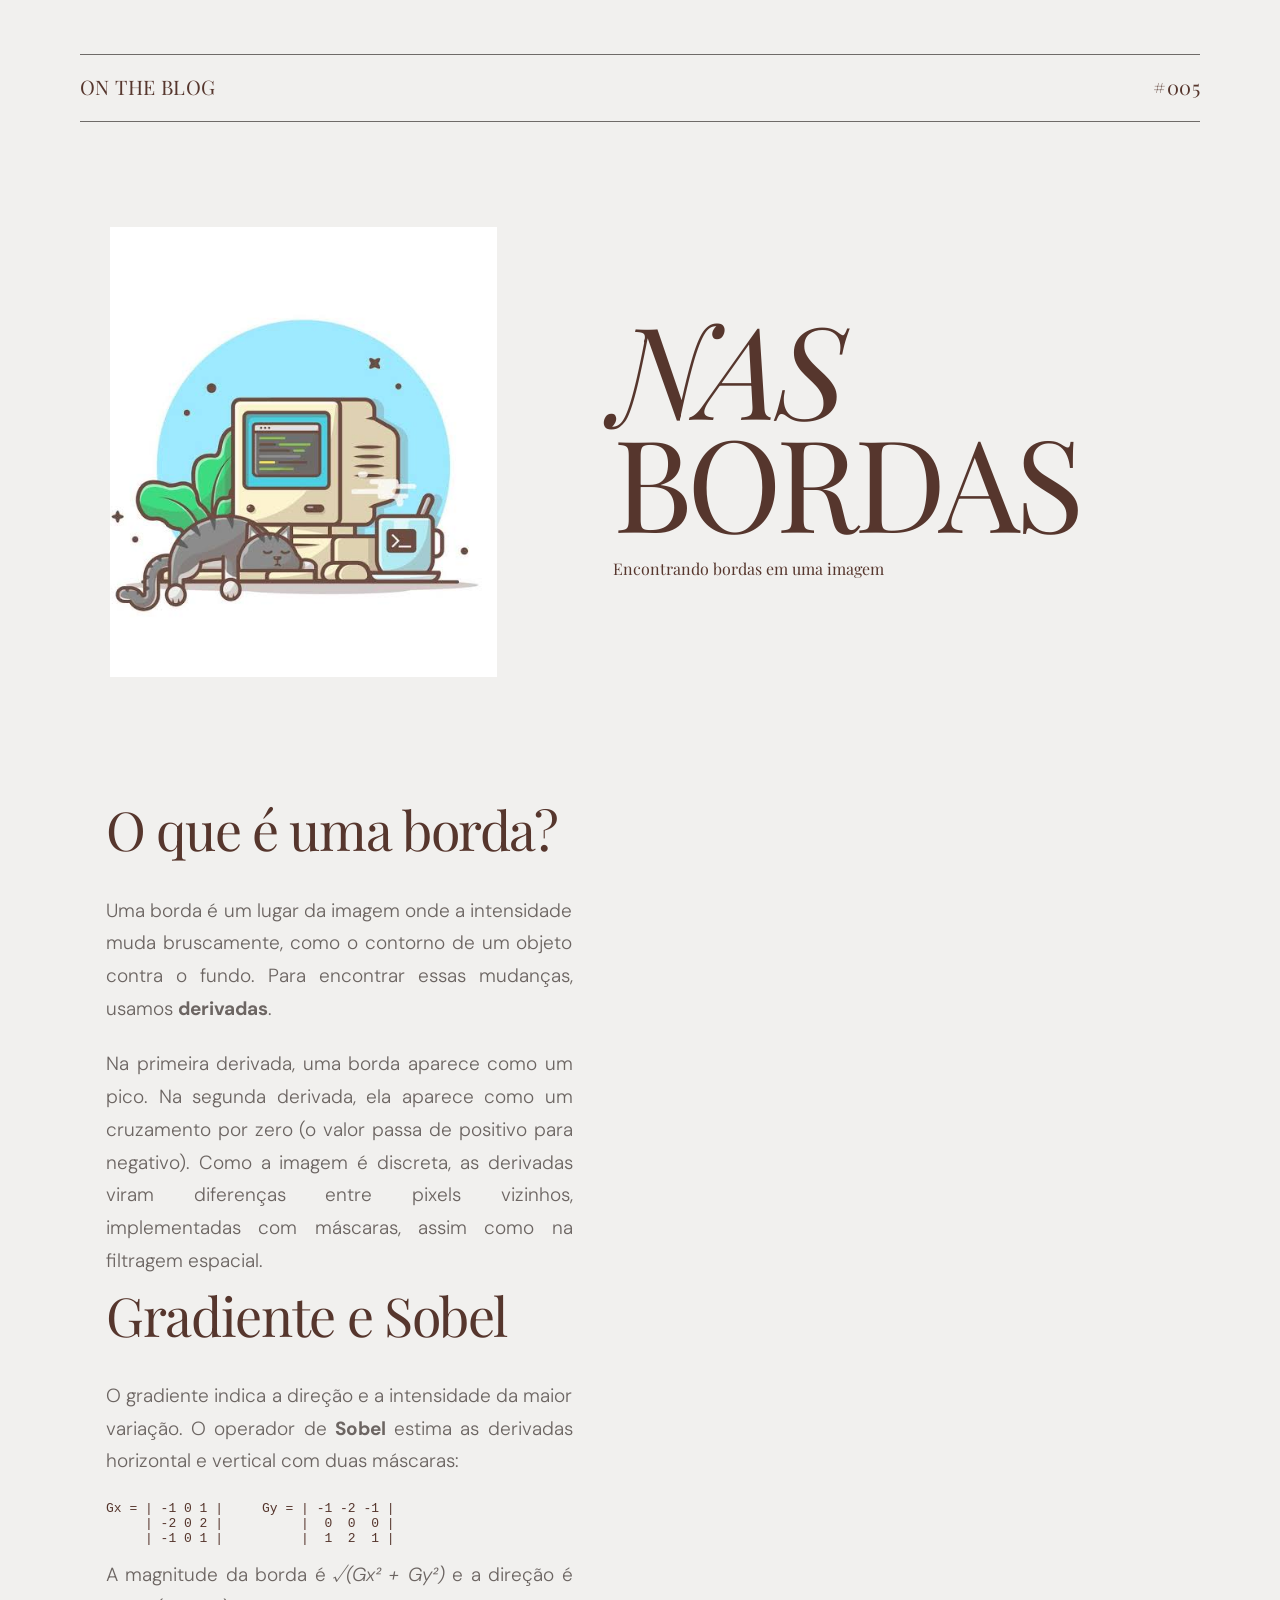
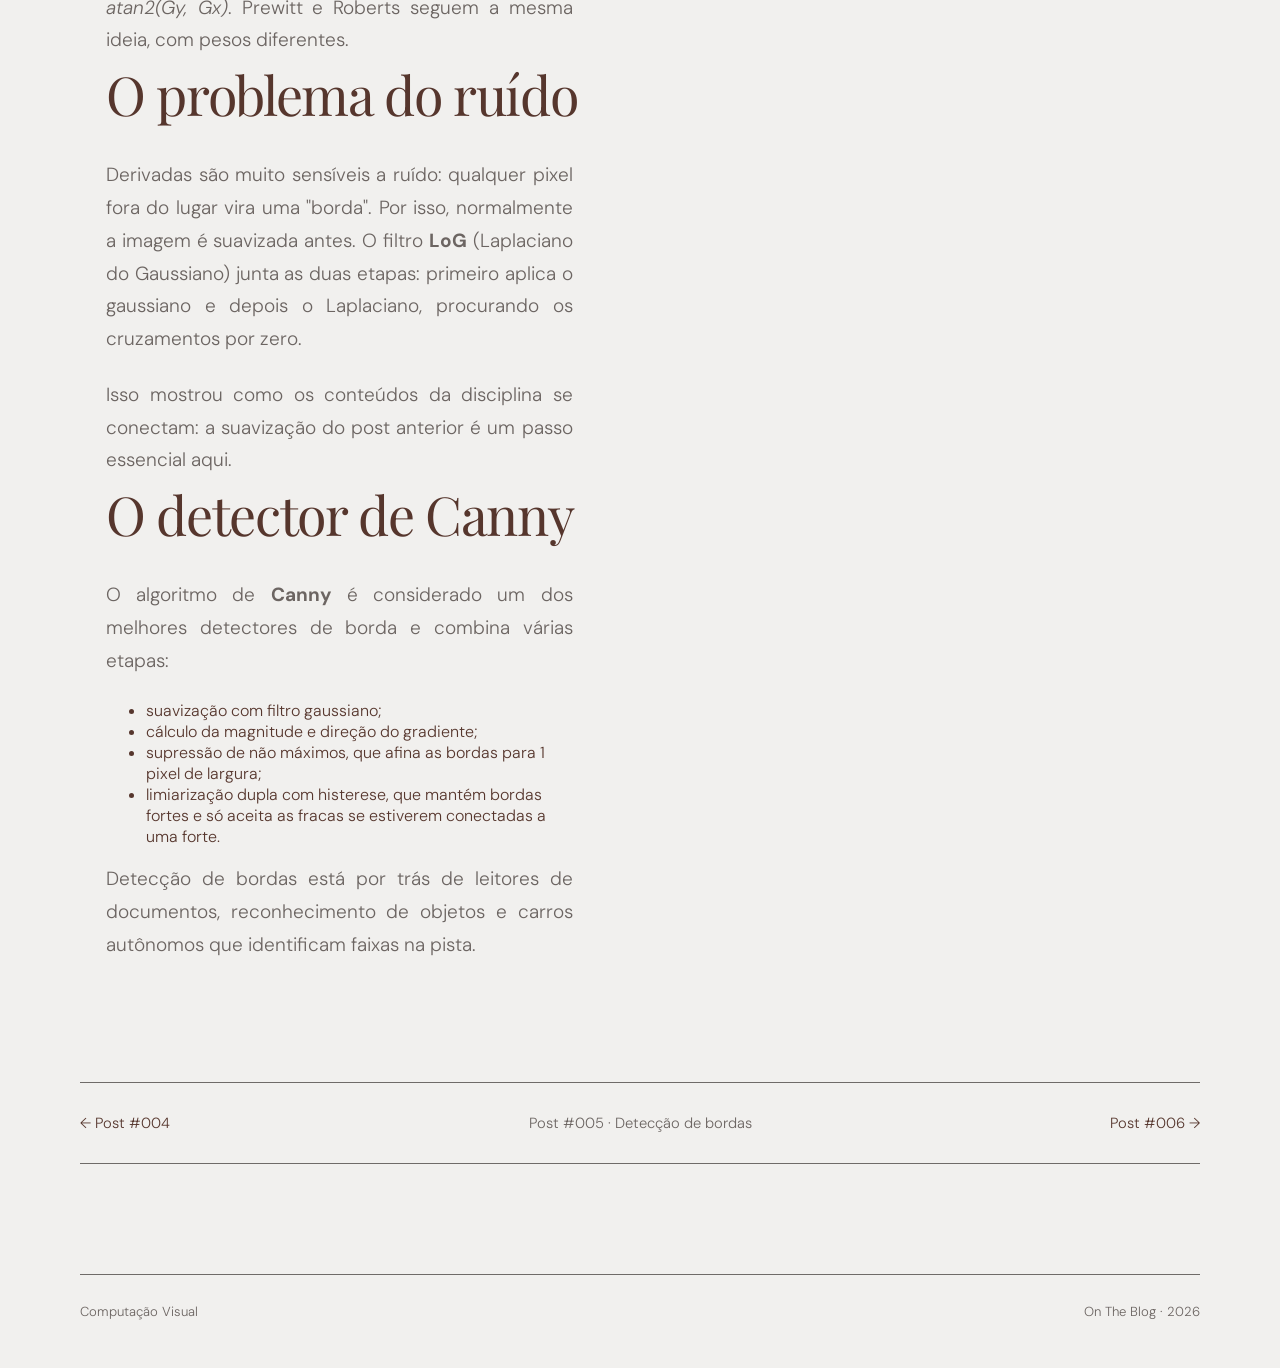
<file: posts/post-005.html>
<!DOCTYPE html>
<html lang="pt-BR">
<head>
  <meta charset="UTF-8" />
  <meta name="viewport" content="width=device-width, initial-scale=1.0" />
  <meta name="description" content="Derivadas, gradiente, operador de Sobel e o algoritmo de Canny: como o computador descobre onde um objeto termina." />
  <title>Post #005 | On The Blog</title>
  <link rel="preconnect" href="https://fonts.googleapis.com" />
  <link rel="preconnect" href="https://fonts.gstatic.com" crossorigin />
  <link href="https://fonts.googleapis.com/css2?family=DM+Sans:wght@300;400;500&family=Playfair+Display:ital,wght@0,400;1,400&display=swap" rel="stylesheet" />
  <link rel="stylesheet" href="../style.css" />
</head>
<body class="post-page post-long">
  <header class="site-header">
    <a class="brand" href="../index.html">ON THE BLOG</a>
    <span class="course">#005</span>
  </header>

  <main class="site-main post-main">
    <section class="post-hero" aria-labelledby="post-title">
      <figure class="post-illustration">
        <img src="../images/post-005.png" alt="Ilustração de um gatinho cinza dormindo em frente a um computador antigo, ao lado de uma xícara" />
      </figure>

      <div class="post-title-wrap">
        <p class="post-kicker">nas</p>
        <h1 id="post-title">BORDAS</h1>
        <p class="post-subtitle">Encontrando bordas em uma imagem</p>
      </div>
    </section>

    <section class="post-columns" aria-label="Conteúdo do post">
      <article>
        <h2>O que é uma borda?</h2>
<p>Uma borda é um lugar da imagem onde a intensidade muda bruscamente, como o contorno de um objeto contra o fundo. Para encontrar essas mudanças, usamos <strong>derivadas</strong>.</p>
<p>Na primeira derivada, uma borda aparece como um pico. Na segunda derivada, ela aparece como um cruzamento por zero (o valor passa de positivo para negativo). Como a imagem é discreta, as derivadas viram diferenças entre pixels vizinhos, implementadas com máscaras, assim como na filtragem espacial.</p>
      </article>

      <article>
        <h2>Gradiente e Sobel</h2>
<p>O gradiente indica a direção e a intensidade da maior variação. O operador de <strong>Sobel</strong> estima as derivadas horizontal e vertical com duas máscaras:</p>
<pre><code>Gx = | -1 0 1 |     Gy = | -1 -2 -1 |
     | -2 0 2 |          |  0  0  0 |
     | -1 0 1 |          |  1  2  1 |</code></pre>
<p>A magnitude da borda é <em>√(Gx² + Gy²)</em> e a direção é <em>atan2(Gy, Gx)</em>. Prewitt e Roberts seguem a mesma ideia, com pesos diferentes.</p>
      </article>

      <article>
        <h2>O problema do ruído</h2>
<p>Derivadas são muito sensíveis a ruído: qualquer pixel fora do lugar vira uma "borda". Por isso, normalmente a imagem é suavizada antes. O filtro <strong>LoG</strong> (Laplaciano do Gaussiano) junta as duas etapas: primeiro aplica o gaussiano e depois o Laplaciano, procurando os cruzamentos por zero.</p>
<p>Isso mostrou como os conteúdos da disciplina se conectam: a suavização do post anterior é um passo essencial aqui.</p>
      </article>

      <article>
        <h2>O detector de Canny</h2>
<p>O algoritmo de <strong>Canny</strong> é considerado um dos melhores detectores de borda e combina várias etapas:</p>
<ul>
<li>suavização com filtro gaussiano;</li>
<li>cálculo da magnitude e direção do gradiente;</li>
<li>supressão de não máximos, que afina as bordas para 1 pixel de largura;</li>
<li>limiarização dupla com histerese, que mantém bordas fortes e só aceita as fracas se estiverem conectadas a uma forte.</li>
</ul>
<p>Detecção de bordas está por trás de leitores de documentos, reconhecimento de objetos e carros autônomos que identificam faixas na pista.</p>
      </article>
    </section>

    <nav class="post-nav" aria-label="Navegação entre posts">
      <a href="post-004.html">← Post #004</a>
      <span>Post #005 · Detecção de bordas</span>
      <a href="post-006.html">Post #006 →</a>
    </nav>
  </main>

  <footer class="site-footer">
    <span>Computação Visual</span>
    <span>On The Blog · 2026</span>
  </footer>
</body>
</html>
</file>
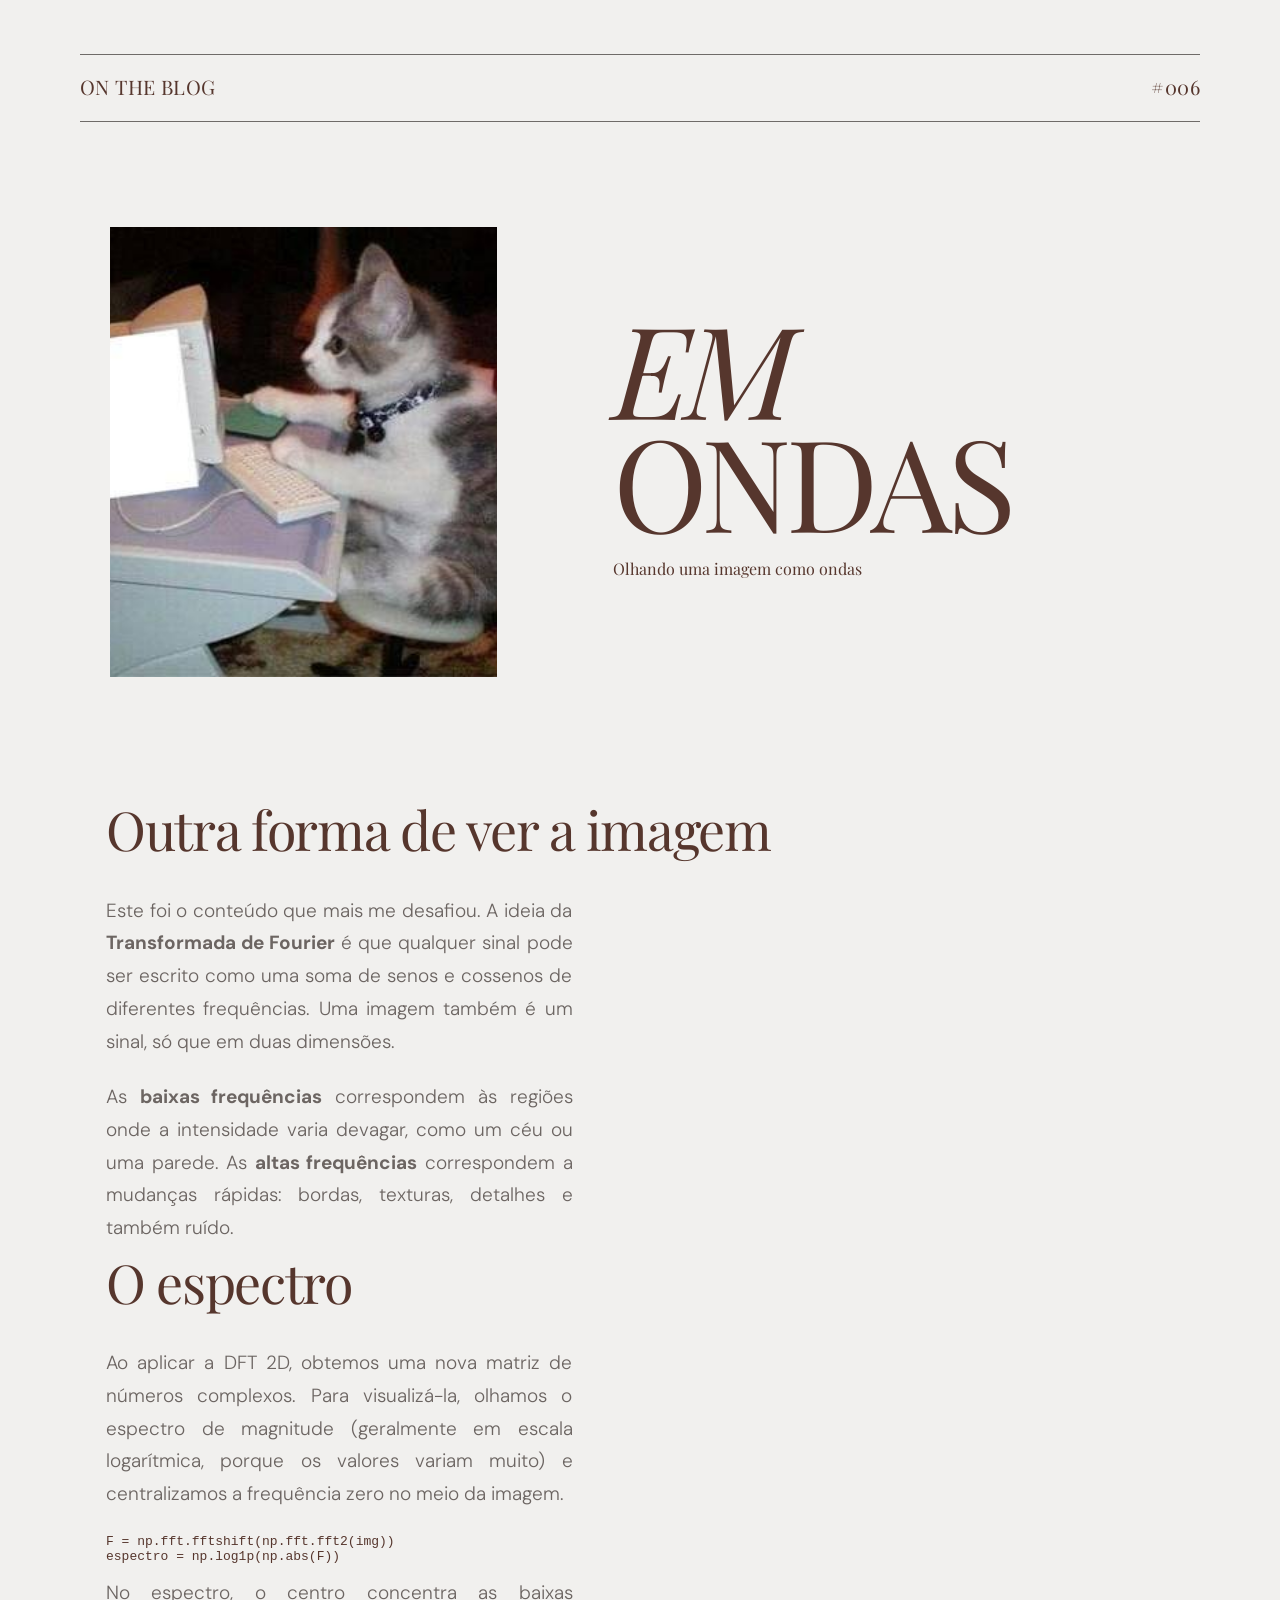
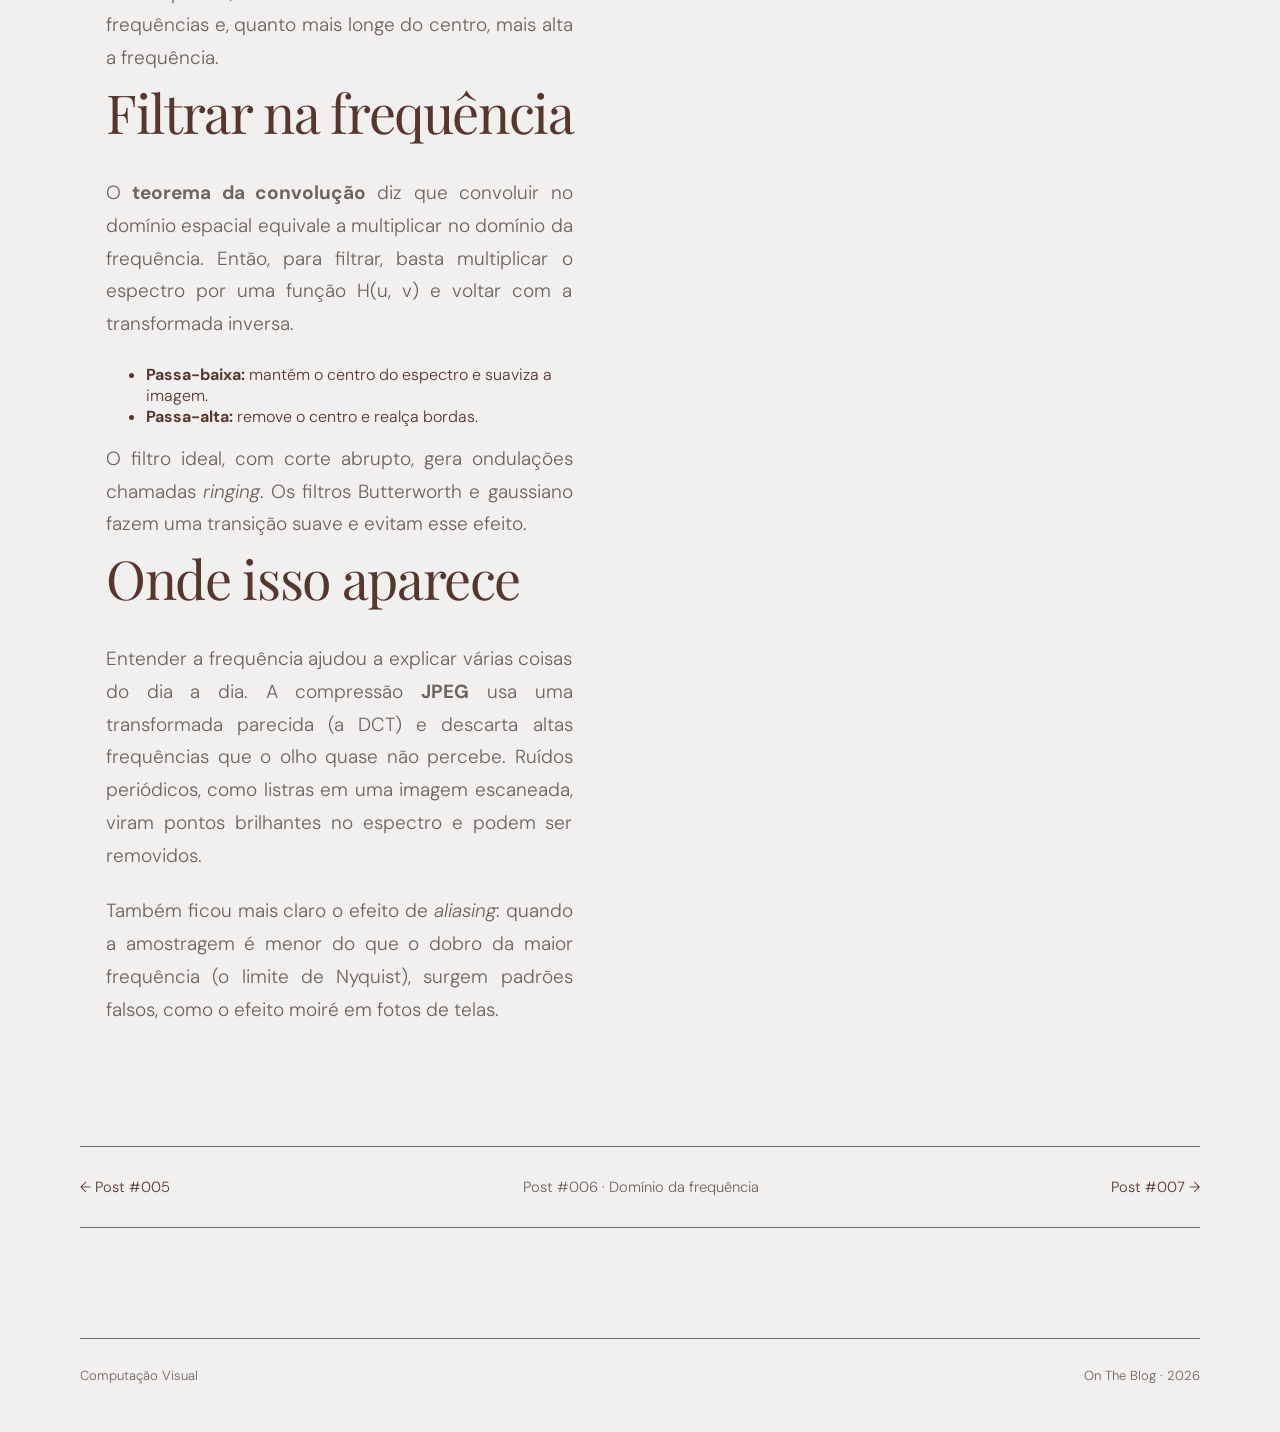
<file: posts/post-006.html>
<!DOCTYPE html>
<html lang="pt-BR">
<head>
  <meta charset="UTF-8" />
  <meta name="viewport" content="width=device-width, initial-scale=1.0" />
  <meta name="description" content="Transformada de Fourier, espectro, filtros passa-baixa e passa-alta, e por que isso importa até para o JPEG." />
  <title>Post #006 | On The Blog</title>
  <link rel="preconnect" href="https://fonts.googleapis.com" />
  <link rel="preconnect" href="https://fonts.gstatic.com" crossorigin />
  <link href="https://fonts.googleapis.com/css2?family=DM+Sans:wght@300;400;500&family=Playfair+Display:ital,wght@0,400;1,400&display=swap" rel="stylesheet" />
  <link rel="stylesheet" href="../style.css" />
</head>
<body class="post-page post-long">
  <header class="site-header">
    <a class="brand" href="../index.html">ON THE BLOG</a>
    <span class="course">#006</span>
  </header>

  <main class="site-main post-main">
    <section class="post-hero" aria-labelledby="post-title">
      <figure class="post-illustration">
        <img src="../images/post-006.png" alt="Foto de um gatinho com as patas no teclado de um computador antigo" style="object-position: 75% center" />
      </figure>

      <div class="post-title-wrap">
        <p class="post-kicker">em</p>
        <h1 id="post-title">ONDAS</h1>
        <p class="post-subtitle">Olhando uma imagem como ondas</p>
      </div>
    </section>

    <section class="post-columns" aria-label="Conteúdo do post">
      <article>
        <h2>Outra forma de ver a imagem</h2>
<p>Este foi o conteúdo que mais me desafiou. A ideia da <strong>Transformada de Fourier</strong> é que qualquer sinal pode ser escrito como uma soma de senos e cossenos de diferentes frequências. Uma imagem também é um sinal, só que em duas dimensões.</p>
<p>As <strong>baixas frequências</strong> correspondem às regiões onde a intensidade varia devagar, como um céu ou uma parede. As <strong>altas frequências</strong> correspondem a mudanças rápidas: bordas, texturas, detalhes e também ruído.</p>
      </article>

      <article>
        <h2>O espectro</h2>
<p>Ao aplicar a DFT 2D, obtemos uma nova matriz de números complexos. Para visualizá-la, olhamos o espectro de magnitude (geralmente em escala logarítmica, porque os valores variam muito) e centralizamos a frequência zero no meio da imagem.</p>
<pre><code>F = np.fft.fftshift(np.fft.fft2(img))
espectro = np.log1p(np.abs(F))</code></pre>
<p>No espectro, o centro concentra as baixas frequências e, quanto mais longe do centro, mais alta a frequência.</p>
      </article>

      <article>
        <h2>Filtrar na frequência</h2>
<p>O <strong>teorema da convolução</strong> diz que convoluir no domínio espacial equivale a multiplicar no domínio da frequência. Então, para filtrar, basta multiplicar o espectro por uma função H(u, v) e voltar com a transformada inversa.</p>
<ul>
<li><strong>Passa-baixa:</strong> mantém o centro do espectro e suaviza a imagem.</li>
<li><strong>Passa-alta:</strong> remove o centro e realça bordas.</li>
</ul>
<p>O filtro ideal, com corte abrupto, gera ondulações chamadas <em>ringing</em>. Os filtros Butterworth e gaussiano fazem uma transição suave e evitam esse efeito.</p>
      </article>

      <article>
        <h2>Onde isso aparece</h2>
<p>Entender a frequência ajudou a explicar várias coisas do dia a dia. A compressão <strong>JPEG</strong> usa uma transformada parecida (a DCT) e descarta altas frequências que o olho quase não percebe. Ruídos periódicos, como listras em uma imagem escaneada, viram pontos brilhantes no espectro e podem ser removidos.</p>
<p>Também ficou mais claro o efeito de <em>aliasing</em>: quando a amostragem é menor do que o dobro da maior frequência (o limite de Nyquist), surgem padrões falsos, como o efeito moiré em fotos de telas.</p>
      </article>
    </section>

    <nav class="post-nav" aria-label="Navegação entre posts">
      <a href="post-005.html">← Post #005</a>
      <span>Post #006 · Domínio da frequência</span>
      <a href="post-007.html">Post #007 →</a>
    </nav>
  </main>

  <footer class="site-footer">
    <span>Computação Visual</span>
    <span>On The Blog · 2026</span>
  </footer>
</body>
</html>
</file>
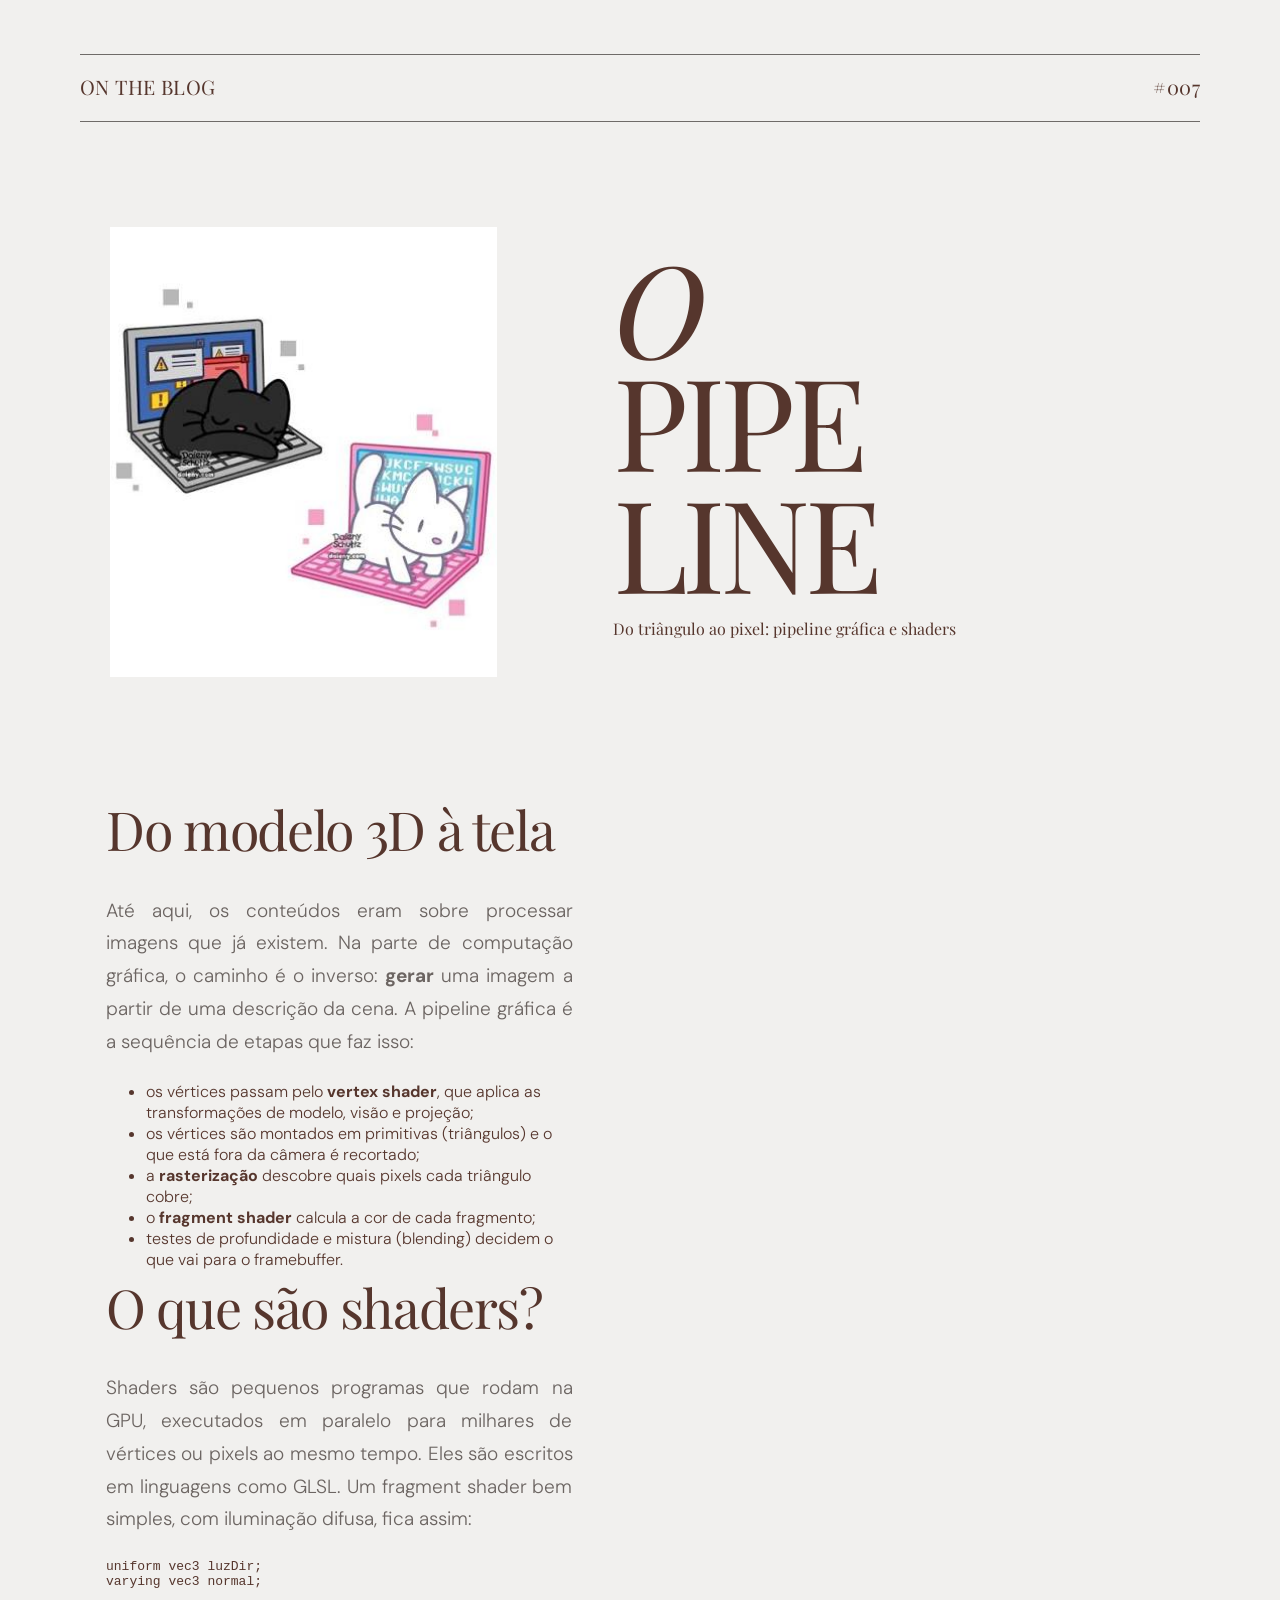
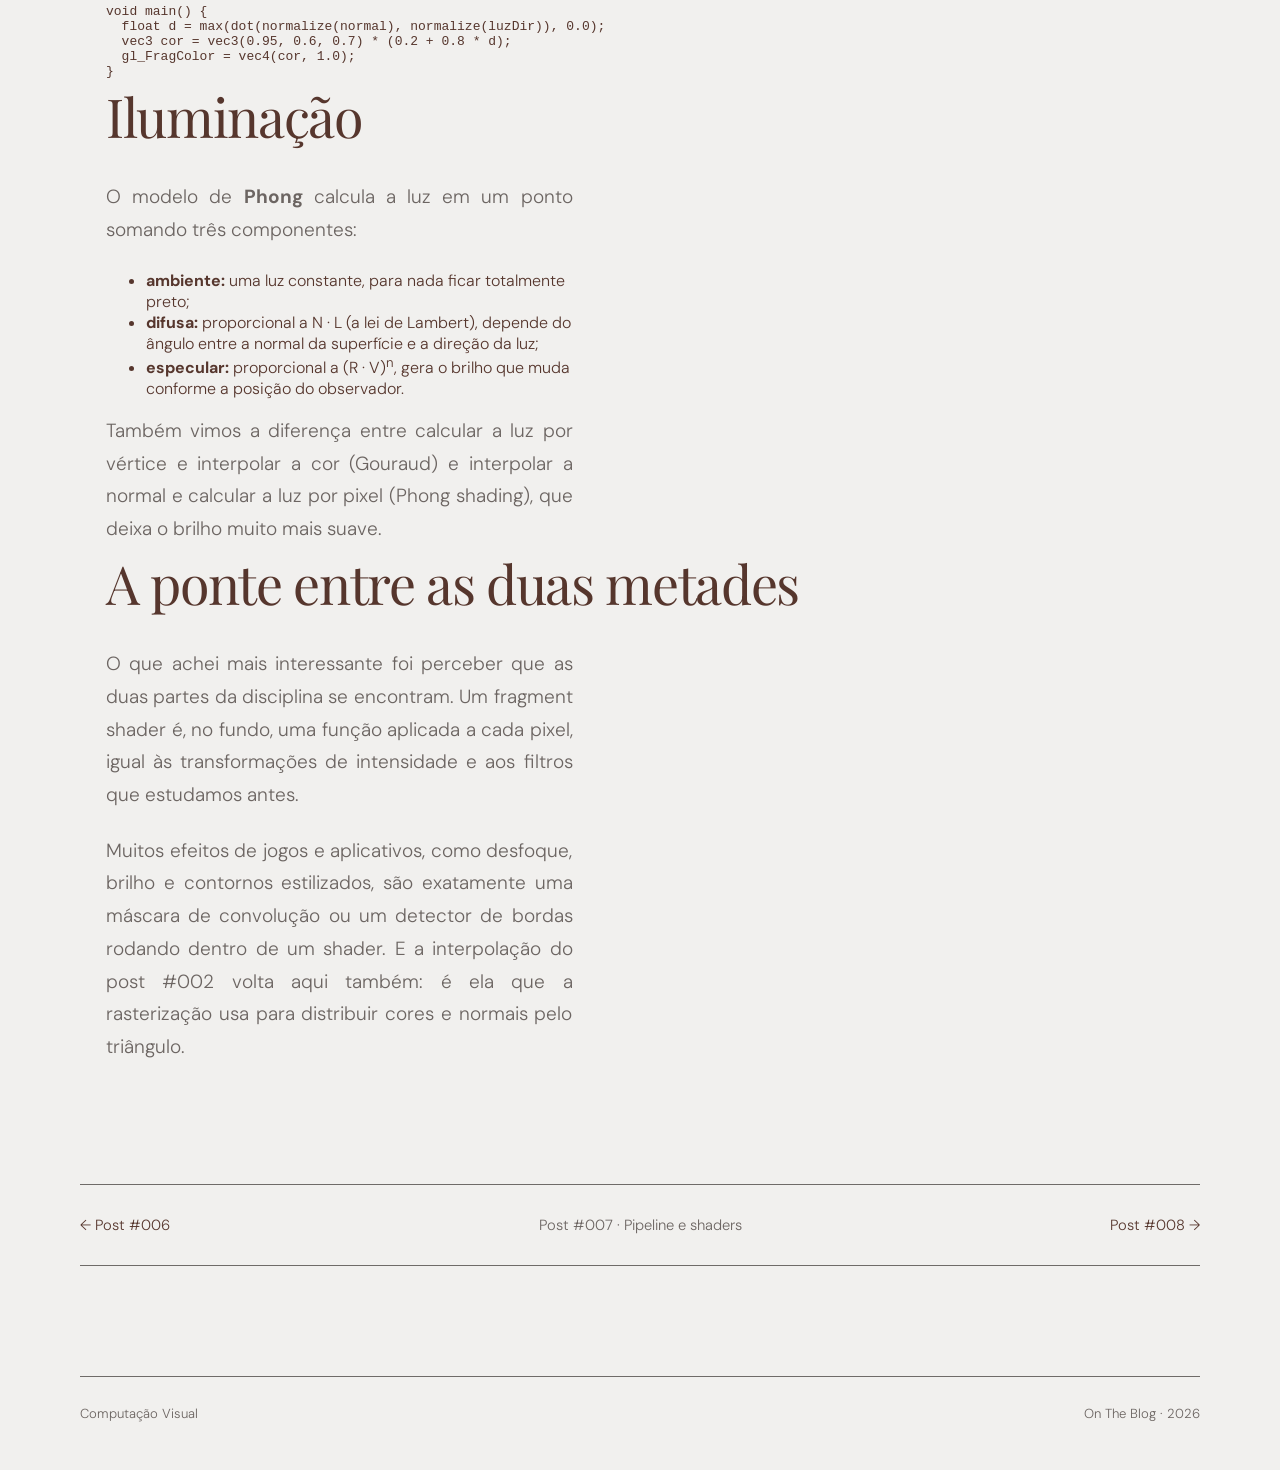
<file: posts/post-007.html>
<!DOCTYPE html>
<html lang="pt-BR">
<head>
  <meta charset="UTF-8" />
  <meta name="viewport" content="width=device-width, initial-scale=1.0" />
  <meta name="description" content="Como a GPU transforma vértices em pixels, o que são vertex e fragment shaders e como funciona o modelo de iluminação de Phong." />
  <title>Post #007 | On The Blog</title>
  <link rel="preconnect" href="https://fonts.googleapis.com" />
  <link rel="preconnect" href="https://fonts.gstatic.com" crossorigin />
  <link href="https://fonts.googleapis.com/css2?family=DM+Sans:wght@300;400;500&family=Playfair+Display:ital,wght@0,400;1,400&display=swap" rel="stylesheet" />
  <link rel="stylesheet" href="../style.css" />
</head>
<body class="post-page post-long">
  <header class="site-header">
    <a class="brand" href="../index.html">ON THE BLOG</a>
    <span class="course">#007</span>
  </header>

  <main class="site-main post-main">
    <section class="post-hero" aria-labelledby="post-title">
      <figure class="post-illustration">
        <img src="../images/post-007.png" alt="Ilustração de dois gatinhos, um preto e um branco, deitados sobre notebooks" />
      </figure>

      <div class="post-title-wrap">
        <p class="post-kicker">o</p>
        <h1 id="post-title">PIPE<br />LINE</h1>
        <p class="post-subtitle">Do triângulo ao pixel: pipeline gráfica e shaders</p>
      </div>
    </section>

    <section class="post-columns" aria-label="Conteúdo do post">
      <article>
        <h2>Do modelo 3D à tela</h2>
<p>Até aqui, os conteúdos eram sobre processar imagens que já existem. Na parte de computação gráfica, o caminho é o inverso: <strong>gerar</strong> uma imagem a partir de uma descrição da cena. A pipeline gráfica é a sequência de etapas que faz isso:</p>
<ul>
<li>os vértices passam pelo <strong>vertex shader</strong>, que aplica as transformações de modelo, visão e projeção;</li>
<li>os vértices são montados em primitivas (triângulos) e o que está fora da câmera é recortado;</li>
<li>a <strong>rasterização</strong> descobre quais pixels cada triângulo cobre;</li>
<li>o <strong>fragment shader</strong> calcula a cor de cada fragmento;</li>
<li>testes de profundidade e mistura (blending) decidem o que vai para o framebuffer.</li>
</ul>
      </article>

      <article>
        <h2>O que são shaders?</h2>
<p>Shaders são pequenos programas que rodam na GPU, executados em paralelo para milhares de vértices ou pixels ao mesmo tempo. Eles são escritos em linguagens como GLSL. Um fragment shader bem simples, com iluminação difusa, fica assim:</p>
<pre><code>uniform vec3 luzDir;
varying vec3 normal;

void main() {
  float d = max(dot(normalize(normal), normalize(luzDir)), 0.0);
  vec3 cor = vec3(0.95, 0.6, 0.7) * (0.2 + 0.8 * d);
  gl_FragColor = vec4(cor, 1.0);
}</code></pre>
      </article>

      <article>
        <h2>Iluminação</h2>
<p>O modelo de <strong>Phong</strong> calcula a luz em um ponto somando três componentes:</p>
<ul>
<li><strong>ambiente:</strong> uma luz constante, para nada ficar totalmente preto;</li>
<li><strong>difusa:</strong> proporcional a N · L (a lei de Lambert), depende do ângulo entre a normal da superfície e a direção da luz;</li>
<li><strong>especular:</strong> proporcional a (R · V)<sup>n</sup>, gera o brilho que muda conforme a posição do observador.</li>
</ul>
<p>Também vimos a diferença entre calcular a luz por vértice e interpolar a cor (Gouraud) e interpolar a normal e calcular a luz por pixel (Phong shading), que deixa o brilho muito mais suave.</p>
      </article>

      <article>
        <h2>A ponte entre as duas metades</h2>
<p>O que achei mais interessante foi perceber que as duas partes da disciplina se encontram. Um fragment shader é, no fundo, uma função aplicada a cada pixel, igual às transformações de intensidade e aos filtros que estudamos antes.</p>
<p>Muitos efeitos de jogos e aplicativos, como desfoque, brilho e contornos estilizados, são exatamente uma máscara de convolução ou um detector de bordas rodando dentro de um shader. E a interpolação do post #002 volta aqui também: é ela que a rasterização usa para distribuir cores e normais pelo triângulo.</p>
      </article>
    </section>

    <nav class="post-nav" aria-label="Navegação entre posts">
      <a href="post-006.html">← Post #006</a>
      <span>Post #007 · Pipeline e shaders</span>
      <a href="post-008.html">Post #008 →</a>
    </nav>
  </main>

  <footer class="site-footer">
    <span>Computação Visual</span>
    <span>On The Blog · 2026</span>
  </footer>
</body>
</html>
</file>
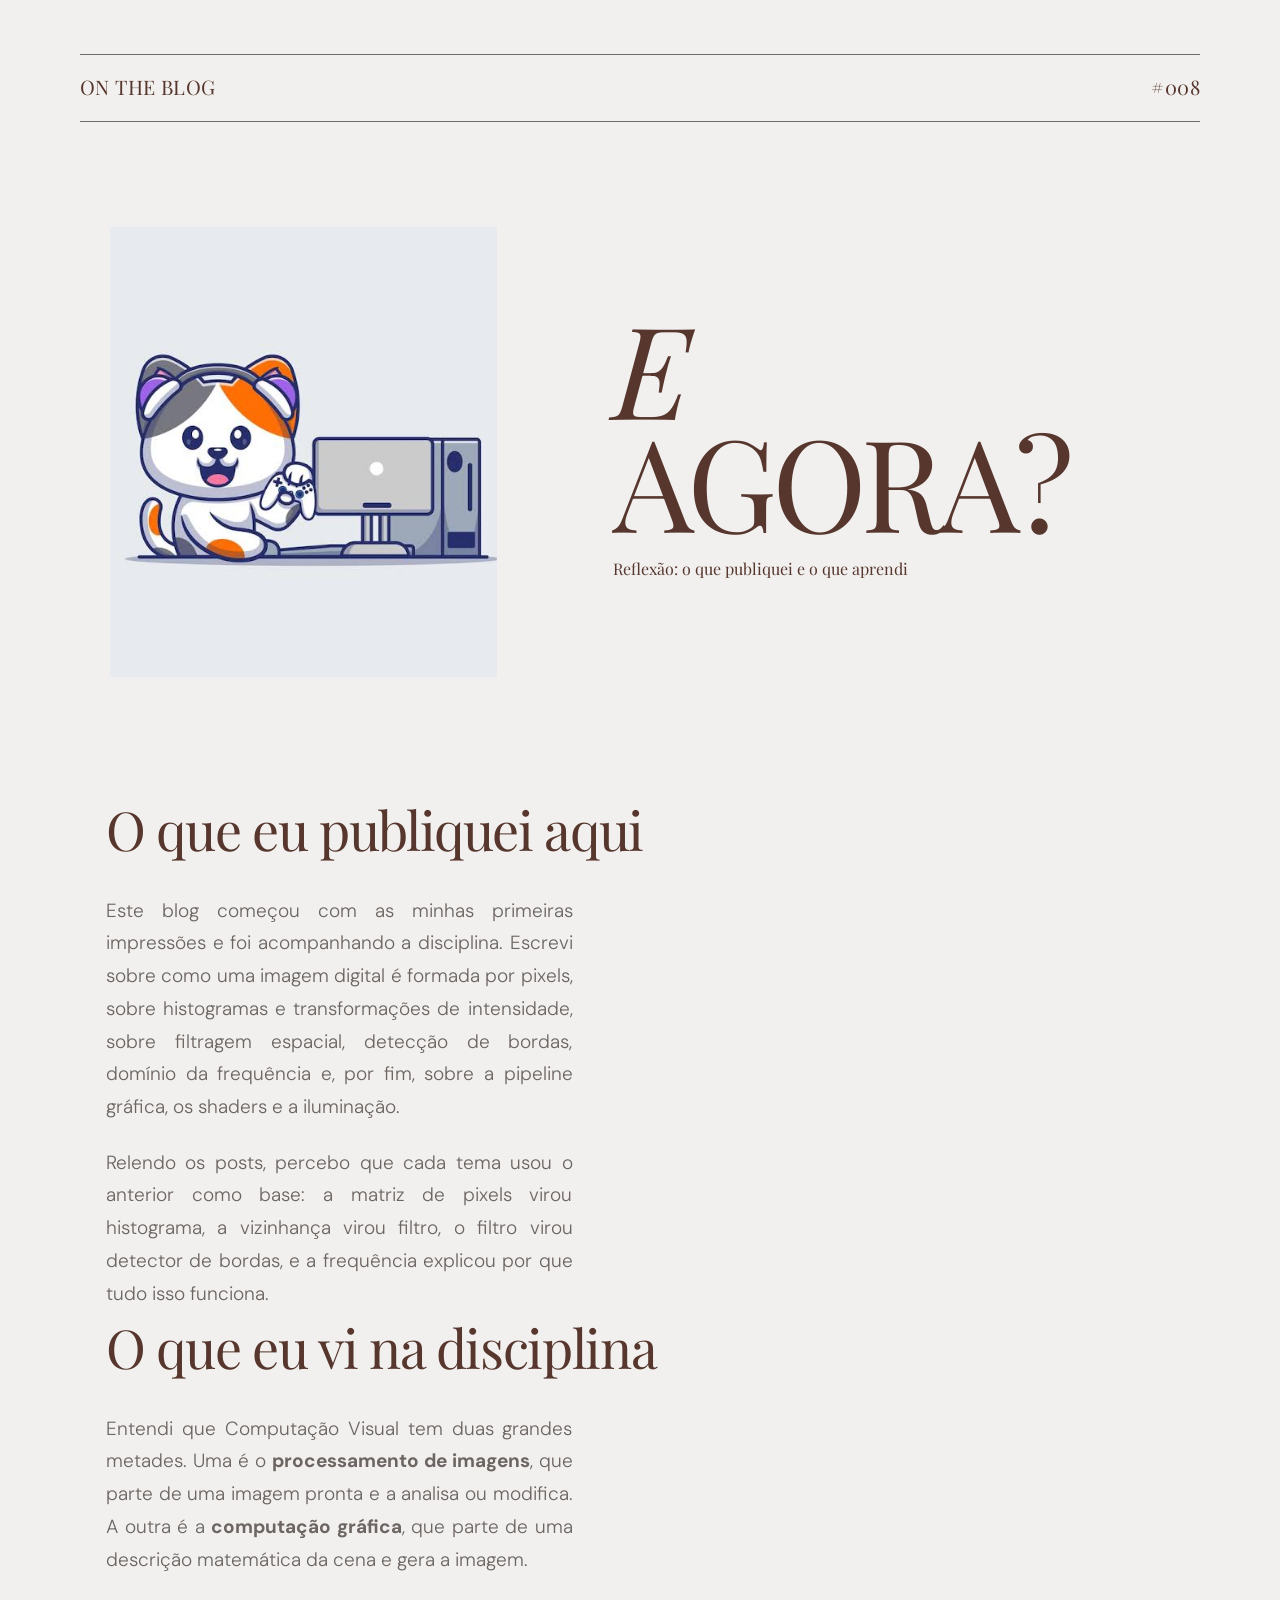
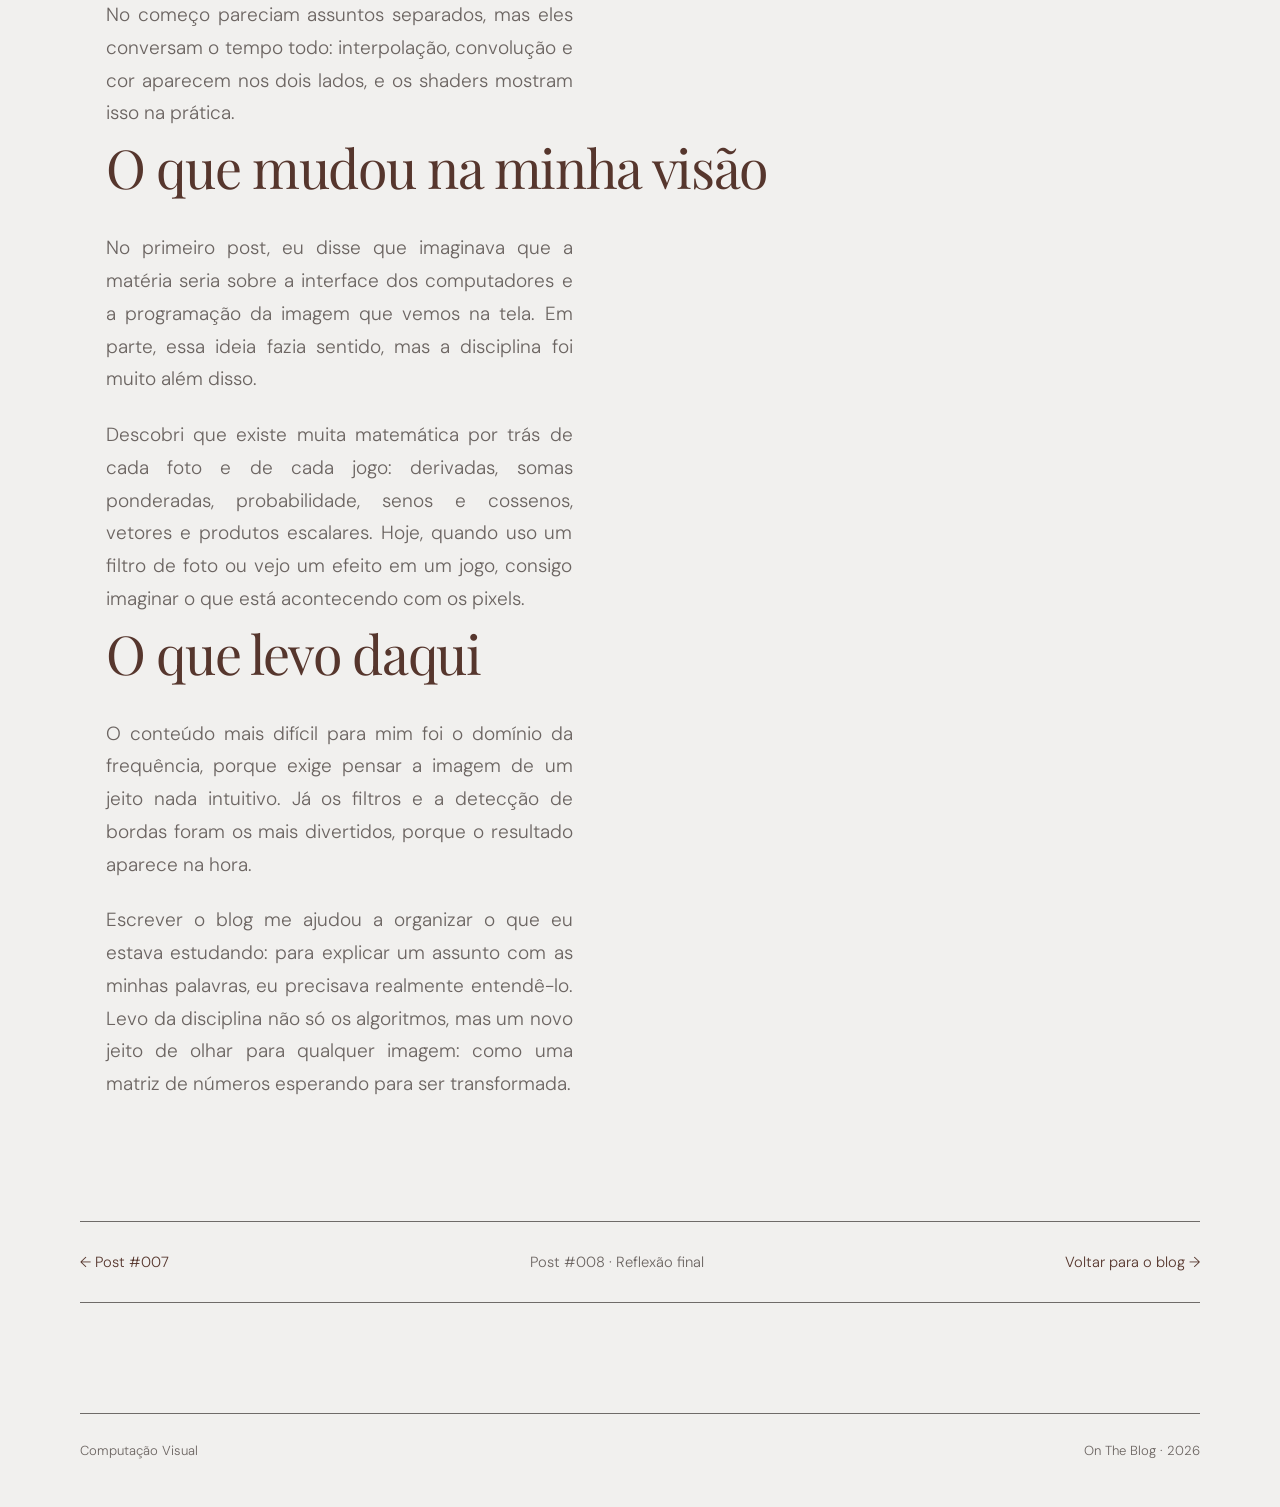
<file: posts/post-008.html>
<!DOCTYPE html>
<html lang="pt-BR">
<head>
  <meta charset="UTF-8" />
  <meta name="viewport" content="width=device-width, initial-scale=1.0" />
  <meta name="description" content="Um olhar para trás sobre os posts do blog, sobre a disciplina e sobre como mudou a minha forma de enxergar as imagens." />
  <title>Post #008 | On The Blog</title>
  <link rel="preconnect" href="https://fonts.googleapis.com" />
  <link rel="preconnect" href="https://fonts.gstatic.com" crossorigin />
  <link href="https://fonts.googleapis.com/css2?family=DM+Sans:wght@300;400;500&family=Playfair+Display:ital,wght@0,400;1,400&display=swap" rel="stylesheet" />
  <link rel="stylesheet" href="../style.css" />
</head>
<body class="post-page post-long">
  <header class="site-header">
    <a class="brand" href="../index.html">ON THE BLOG</a>
    <span class="course">#008</span>
  </header>

  <main class="site-main post-main">
    <section class="post-hero" aria-labelledby="post-title">
      <figure class="post-illustration">
        <img src="../images/post-008.png" alt="Ilustração de um gatinho com fone de ouvido segurando um controle de videogame ao lado de um computador" />
      </figure>

      <div class="post-title-wrap">
        <p class="post-kicker">e</p>
        <h1 id="post-title">AGORA?</h1>
        <p class="post-subtitle">Reflexão: o que publiquei e o que aprendi</p>
      </div>
    </section>

    <section class="post-columns" aria-label="Conteúdo do post">
      <article>
        <h2>O que eu publiquei aqui</h2>
<p>Este blog começou com as minhas primeiras impressões e foi acompanhando a disciplina. Escrevi sobre como uma imagem digital é formada por pixels, sobre histogramas e transformações de intensidade, sobre filtragem espacial, detecção de bordas, domínio da frequência e, por fim, sobre a pipeline gráfica, os shaders e a iluminação.</p>
<p>Relendo os posts, percebo que cada tema usou o anterior como base: a matriz de pixels virou histograma, a vizinhança virou filtro, o filtro virou detector de bordas, e a frequência explicou por que tudo isso funciona.</p>
      </article>

      <article>
        <h2>O que eu vi na disciplina</h2>
<p>Entendi que Computação Visual tem duas grandes metades. Uma é o <strong>processamento de imagens</strong>, que parte de uma imagem pronta e a analisa ou modifica. A outra é a <strong>computação gráfica</strong>, que parte de uma descrição matemática da cena e gera a imagem.</p>
<p>No começo pareciam assuntos separados, mas eles conversam o tempo todo: interpolação, convolução e cor aparecem nos dois lados, e os shaders mostram isso na prática.</p>
      </article>

      <article>
        <h2>O que mudou na minha visão</h2>
<p>No primeiro post, eu disse que imaginava que a matéria seria sobre a interface dos computadores e a programação da imagem que vemos na tela. Em parte, essa ideia fazia sentido, mas a disciplina foi muito além disso.</p>
<p>Descobri que existe muita matemática por trás de cada foto e de cada jogo: derivadas, somas ponderadas, probabilidade, senos e cossenos, vetores e produtos escalares. Hoje, quando uso um filtro de foto ou vejo um efeito em um jogo, consigo imaginar o que está acontecendo com os pixels.</p>
      </article>

      <article>
        <h2>O que levo daqui</h2>
<p>O conteúdo mais difícil para mim foi o domínio da frequência, porque exige pensar a imagem de um jeito nada intuitivo. Já os filtros e a detecção de bordas foram os mais divertidos, porque o resultado aparece na hora.</p>
<p>Escrever o blog me ajudou a organizar o que eu estava estudando: para explicar um assunto com as minhas palavras, eu precisava realmente entendê-lo. Levo da disciplina não só os algoritmos, mas um novo jeito de olhar para qualquer imagem: como uma matriz de números esperando para ser transformada.</p>
      </article>
    </section>

    <nav class="post-nav" aria-label="Navegação entre posts">
      <a href="post-007.html">← Post #007</a>
      <span>Post #008 · Reflexão final</span>
      <a href="../index.html">Voltar para o blog →</a>
    </nav>
  </main>

  <footer class="site-footer">
    <span>Computação Visual</span>
    <span>On The Blog · 2026</span>
  </footer>
</body>
</html>
</file>
<file: style.css>
:root {
  --paper: #f1f0ee;
  --paper-2: #e9e7e3;
  --ink: #56362d;
  --text: #6c6562;
  --line: #6f6b68;
  --white: #ffffff;
  --serif: "Playfair Display", Georgia, "Times New Roman", serif;
  --sans: "DM Sans", Arial, sans-serif;
}

* {
  box-sizing: border-box;
}

html {
  scroll-behavior: smooth;
}

body {
  margin: 0;
  min-height: 100vh;
  background: var(--paper);
  color: var(--ink);
  font-family: var(--sans);
  font-weight: 300;
}

a {
  color: inherit;
  text-decoration: none;
}

img {
  display: block;
  max-width: 100%;
}

.site-header,
.site-main,
.site-footer {
  width: min(1120px, calc(100% - 64px));
  margin-inline: auto;
}

.site-header {
  margin-top: 54px;
  padding: 18px 0 21px;
  border-top: 1px solid var(--line);
  border-bottom: 1px solid var(--line);
  display: flex;
  justify-content: space-between;
  align-items: center;
  gap: 24px;
  font-family: var(--serif);
  font-size: 1.25rem;
  letter-spacing: 0.02em;
}

.brand {
  transition: opacity 0.2s ease;
}

.brand:hover {
  opacity: 0.65;
}

.course {
  white-space: nowrap;
}

.site-main {
  padding-bottom: 110px;
}

/* HOME */
.hero {
  padding: 112px 0 120px;
  border-bottom: 1px solid var(--line);
}

.hero-kicker,
.post-meta,
.post-kicker {
  text-transform: uppercase;
  letter-spacing: 0.18em;
}

.hero-kicker {
  font-size: 0.78rem;
  margin-bottom: 24px;
}

.hero h1 {
  margin: 0;
  font-family: var(--serif);
  font-size: clamp(5.5rem, 14vw, 11rem);
  font-weight: 400;
  line-height: 0.78;
  letter-spacing: -0.055em;
}

.hero h1 em {
  font-weight: 400;
}

.hero-copy {
  max-width: 510px;
  margin: 48px 0 0 auto;
  color: var(--text);
  font-size: 1.08rem;
  line-height: 1.75;
}

.posts-section {
  padding-top: 82px;
}

.section-heading {
  display: flex;
  align-items: baseline;
  justify-content: space-between;
  gap: 24px;
  margin-bottom: 32px;
}

.section-heading h2 {
  margin: 0;
  font-family: var(--serif);
  font-size: clamp(2.9rem, 6vw, 4.8rem);
  font-weight: 400;
}

.section-heading span {
  color: var(--text);
}

.post-card {
  display: grid;
  grid-template-columns: minmax(260px, 0.8fr) minmax(0, 1.2fr);
  gap: clamp(42px, 7vw, 92px);
  align-items: center;
  padding: 46px 0;
  border-top: 1px solid var(--line);
  border-bottom: 1px solid var(--line);
}

.post-card-image {
  background: var(--white);
  overflow: hidden;
}

.post-card-image img {
  width: 100%;
  aspect-ratio: 0.86;
  object-fit: cover;
  transition: transform 0.35s ease;
}

.post-card-image:hover img {
  transform: scale(1.025);
}

.post-meta {
  display: flex;
  justify-content: space-between;
  gap: 20px;
  color: var(--text);
  font-size: 0.72rem;
  margin-bottom: 21px;
}

.post-card h3 {
  margin: 0;
  font-family: var(--serif);
  font-size: clamp(2.4rem, 5vw, 4rem);
  font-weight: 400;
  line-height: 1.08;
}

.post-card h3 a {
  transition: opacity 0.2s ease;
}

.post-card h3 a:hover {
  opacity: 0.7;
}

.post-card p {
  max-width: 590px;
  margin: 25px 0 0;
  color: var(--text);
  font-size: 1.02rem;
  line-height: 1.75;
}

.text-link {
  display: inline-flex;
  gap: 10px;
  margin-top: 31px;
  padding-bottom: 4px;
  border-bottom: 1px solid currentColor;
  font-size: 0.95rem;
}

.text-link span {
  transition: transform 0.2s ease;
}

.text-link:hover span {
  transform: translateX(4px);
}

/* POST */
.post-main {
  padding-top: 105px;
}

.post-hero {
  display: grid;
  grid-template-columns: minmax(260px, 0.82fr) minmax(0, 1.18fr);
  gap: clamp(58px, 9vw, 130px);
  align-items: center;
  padding: 0 30px 115px;
}

.post-illustration {
  margin: 0;
  background: var(--white);
}

.post-illustration img {
  width: 100%;
  aspect-ratio: 0.86;
  object-fit: cover;
}

.post-title-wrap {
  font-family: var(--serif);
}

.post-kicker {
  margin: 0 0 -5px;
  font-family: var(--serif);
  font-size: clamp(4.9rem, 10vw, 8.6rem);
  font-style: italic;
  line-height: 0.9;
  letter-spacing: -0.04em;
}

.post-title-wrap h1 {
  margin: 0;
  font-family: var(--serif);
  font-size: clamp(5rem, 10vw, 8.8rem);
  font-weight: 400;
  line-height: 0.95;
  letter-spacing: -0.04em;
}

.post-columns {
  column-count: 2;
  column-gap: clamp(68px, 11vw, 135px);
  padding: 0 26px 120px;
}

.post-columns article {
  min-width: 0;
  display: block;
  break-inside: avoid;
}

.post-columns h2 {
  margin: 0 0 28px;
  font-family: var(--serif);
  font-size: clamp(2.25rem, 4.2vw, 3.55rem);
  font-weight: 400;
  line-height: 1.38;
  letter-spacing: -0.025em;
  column-span: all;
}

.post-columns p {
  margin: 0 0 1.2em;
  color: var(--text);
  font-size: clamp(1rem, 1.8vw, 1.19rem);
  line-height: 1.72;
  text-align: justify;
  text-justify: inter-word;
  break-inside: avoid;
}

.post-nav {
  padding: 30px 0;
  border-top: 1px solid var(--line);
  border-bottom: 1px solid var(--line);
  display: flex;
  align-items: center;
  justify-content: space-between;
  gap: 24px;
  color: var(--text);
  font-size: 0.92rem;
}

.post-nav a {
  color: var(--ink);
}

.site-footer {
  margin-bottom: 48px;
  padding: 28px 0 0;
  border-top: 1px solid var(--line);
  display: flex;
  justify-content: space-between;
  gap: 24px;
  color: var(--text);
  font-size: 0.82rem;
}

@media (max-width: 820px) {
  .site-header,
  .site-main,
  .site-footer {
    width: min(100% - 36px, 1120px);
  }

  .site-header {
    margin-top: 28px;
    font-size: 1rem;
  }

  .hero {
    padding: 78px 0 90px;
  }

  .hero-copy {
    margin-left: 0;
  }

  .post-card,
  .post-hero {
    grid-template-columns: 1fr;
  }

  .post-columns {
    column-count: 1;
  }

  .post-card {
    gap: 34px;
  }

  .post-card-image {
    max-width: 520px;
  }

  .post-main {
    padding-top: 70px;
  }

  .post-hero {
    gap: 50px;
    padding: 0 0 78px;
  }

  .post-illustration {
    width: min(100%, 520px);
  }

  .post-columns {
    gap: 64px;
    padding: 0 0 84px;
  }

  .post-columns p {
    text-align: left;
  }
}

@media (max-width: 520px) {
  .site-header {
    align-items: flex-start;
    font-size: 0.88rem;
  }

  .course {
    text-align: right;
  }

  .hero h1 {
    font-size: clamp(4.2rem, 24vw, 7rem);
  }

  .hero-copy {
    margin-top: 34px;
  }

  .post-card h3 {
    font-size: 2.55rem;
  }

  .post-meta,
  .site-footer,
  .post-nav {
    align-items: flex-start;
    flex-direction: column;
  }

  .post-kicker,
  .post-title-wrap h1 {
    font-size: clamp(4.1rem, 23vw, 6.6rem);
  }

  .post-columns h2 {
    font-size: 2.35rem;
  }
}
/* =========================
   REFLEXÃO DO POST
========================= */

.reflection-section {
  margin-top: 90px;
  margin-bottom: 100px;
}


/* TÍTULO */

.reflection-section h2 {
  font-family: "Playfair Display", serif;

  font-size: clamp(42px, 5vw, 62px);
  font-weight: 400;

  line-height: 1.15;

  color: #59372c;

  margin: 0 0 45px 0;
}


/* DUAS COLUNAS */

.reflection-columns {
  display: grid;

  grid-template-columns:
    minmax(0, 1fr)
    minmax(0, 1fr);

  gap: 70px;

  align-items: start;
}


/* TEXTO */

.reflection-column p {
  font-family: "DM Sans", sans-serif;

  font-size: 18px;
  font-weight: 300;

  line-height: 1.8;

  color: #6d6461;

  margin: 0 0 24px 0;
}


/* =========================
   RESPONSIVO
========================= */

@media (max-width: 768px) {

  .reflection-section {
    margin-top: 60px;
    margin-bottom: 70px;
  }


  .reflection-section h2 {
    font-size: 38px;

    margin-bottom: 30px;
  }


  .reflection-columns {
    grid-template-columns: 1fr;

    gap: 0;
  }


  .reflection-column p {
    font-size: 16px;

    line-height: 1.75;

    margin-bottom: 20px;
  }

}
</file>
